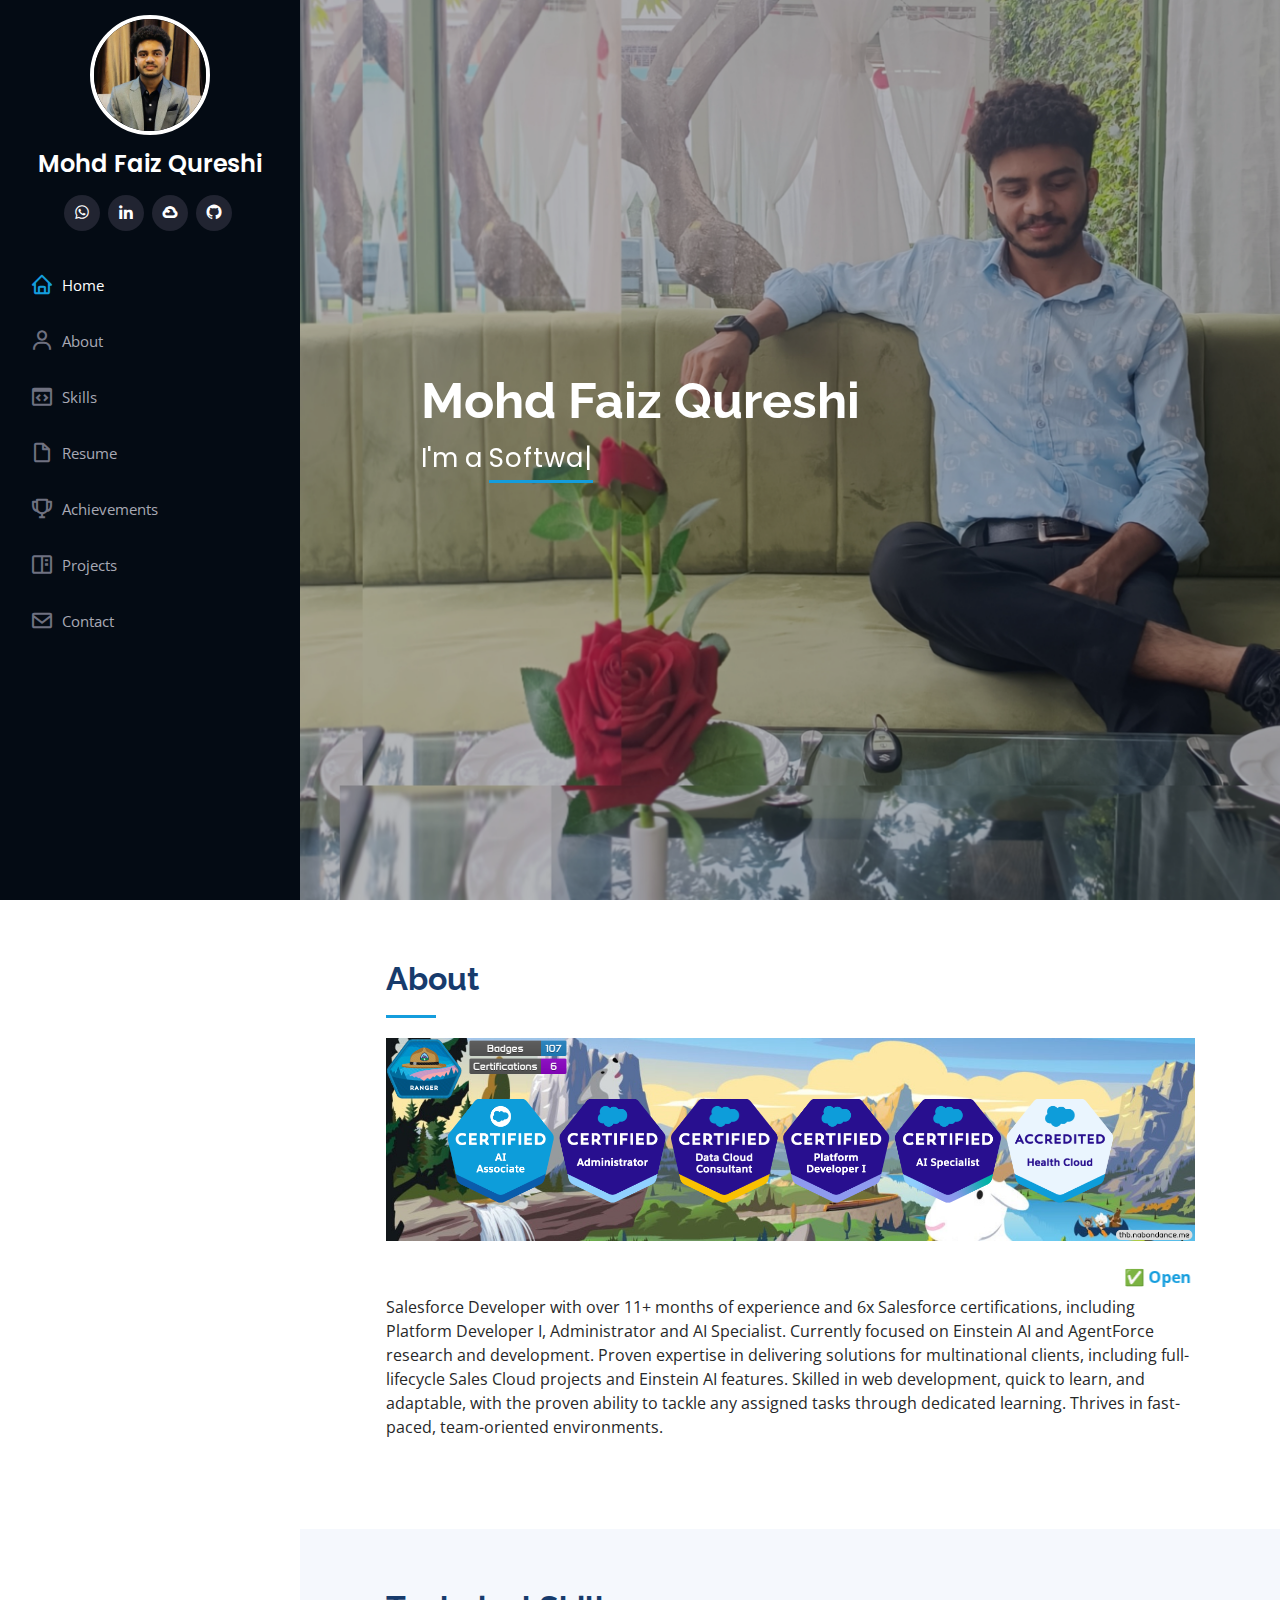
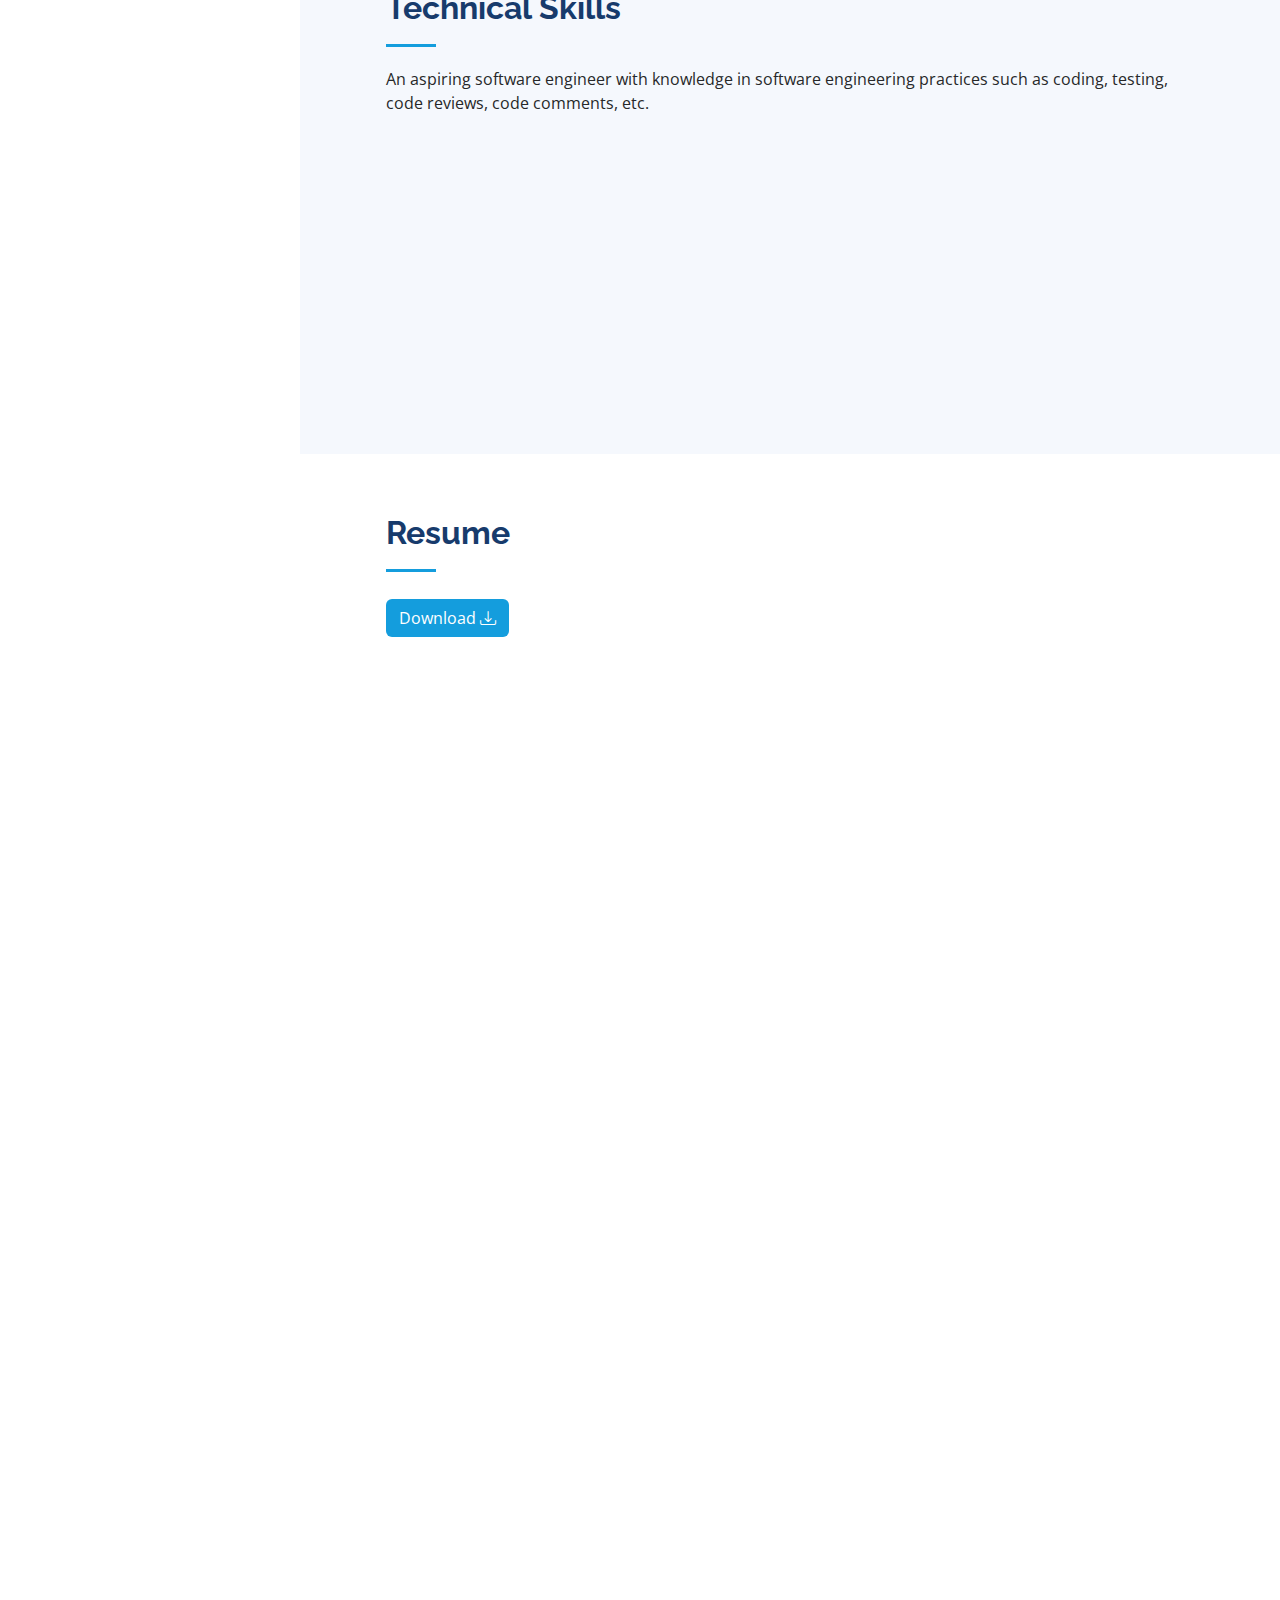
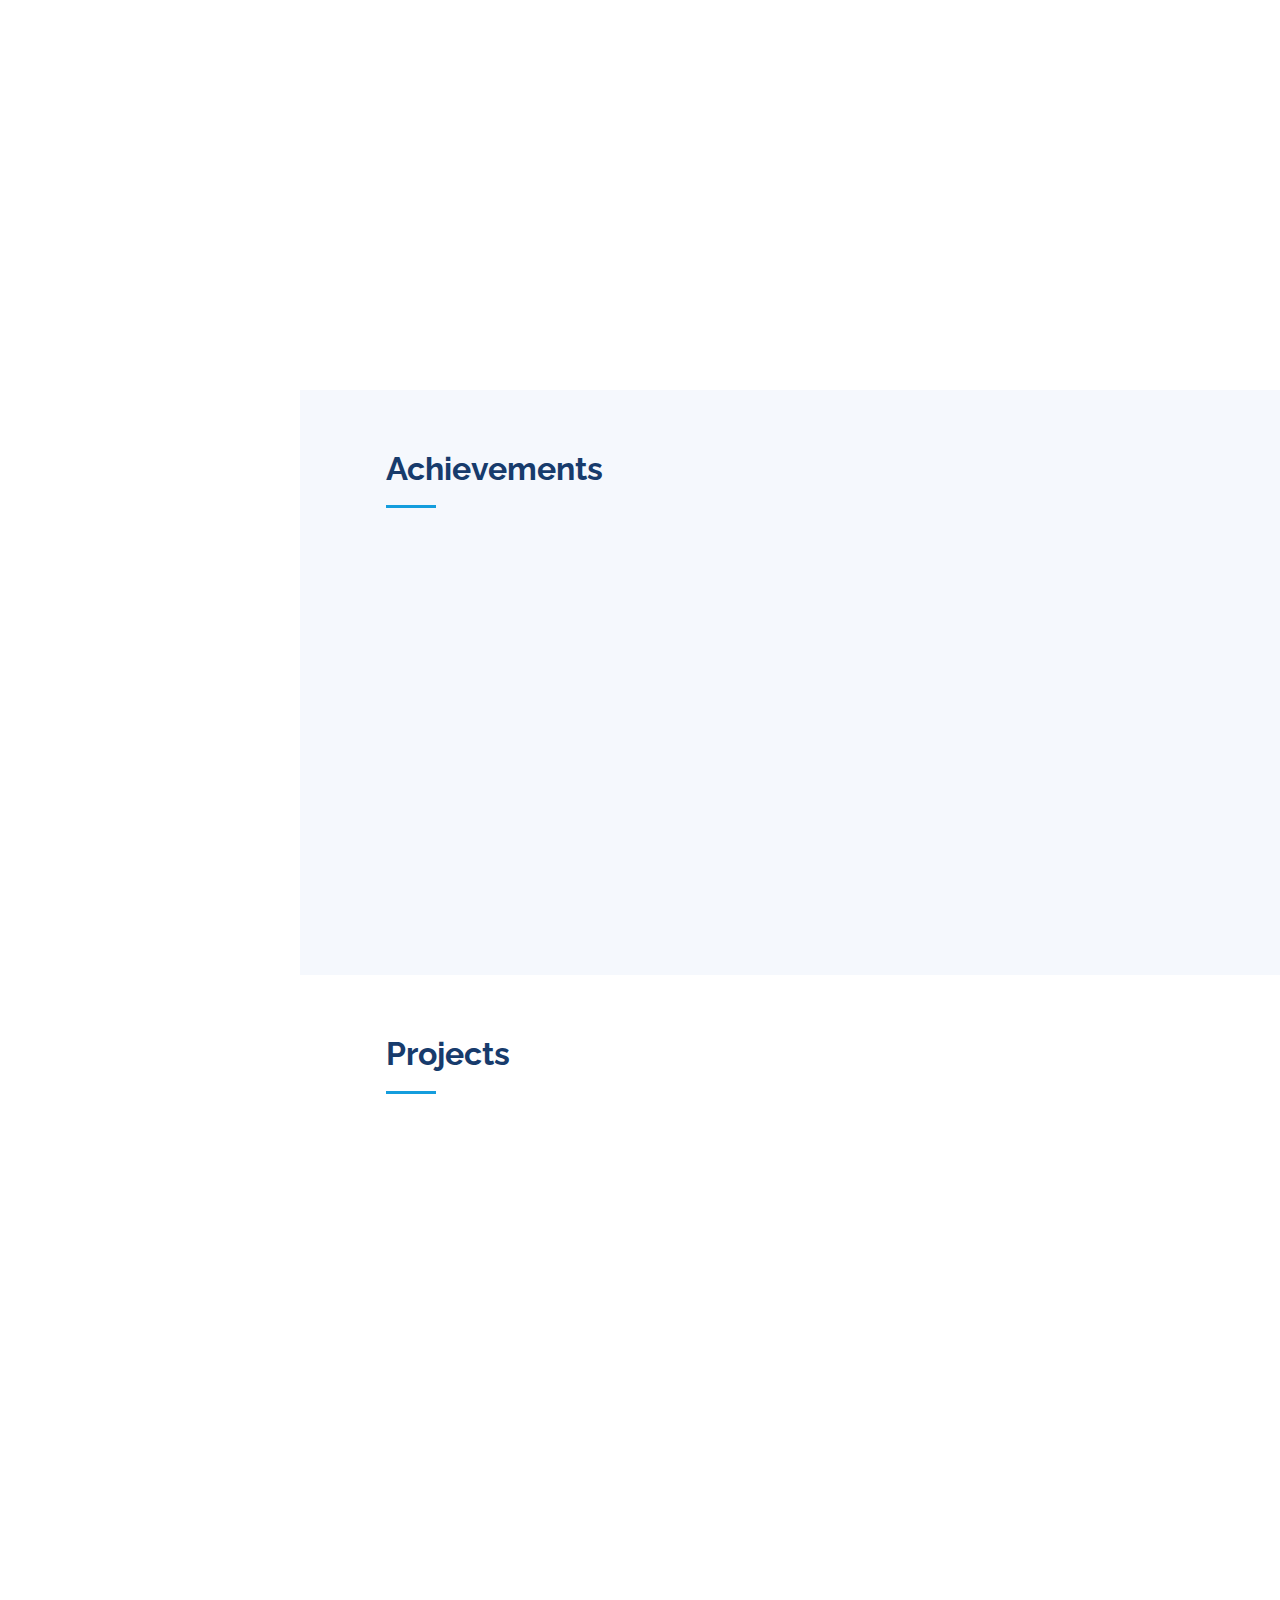
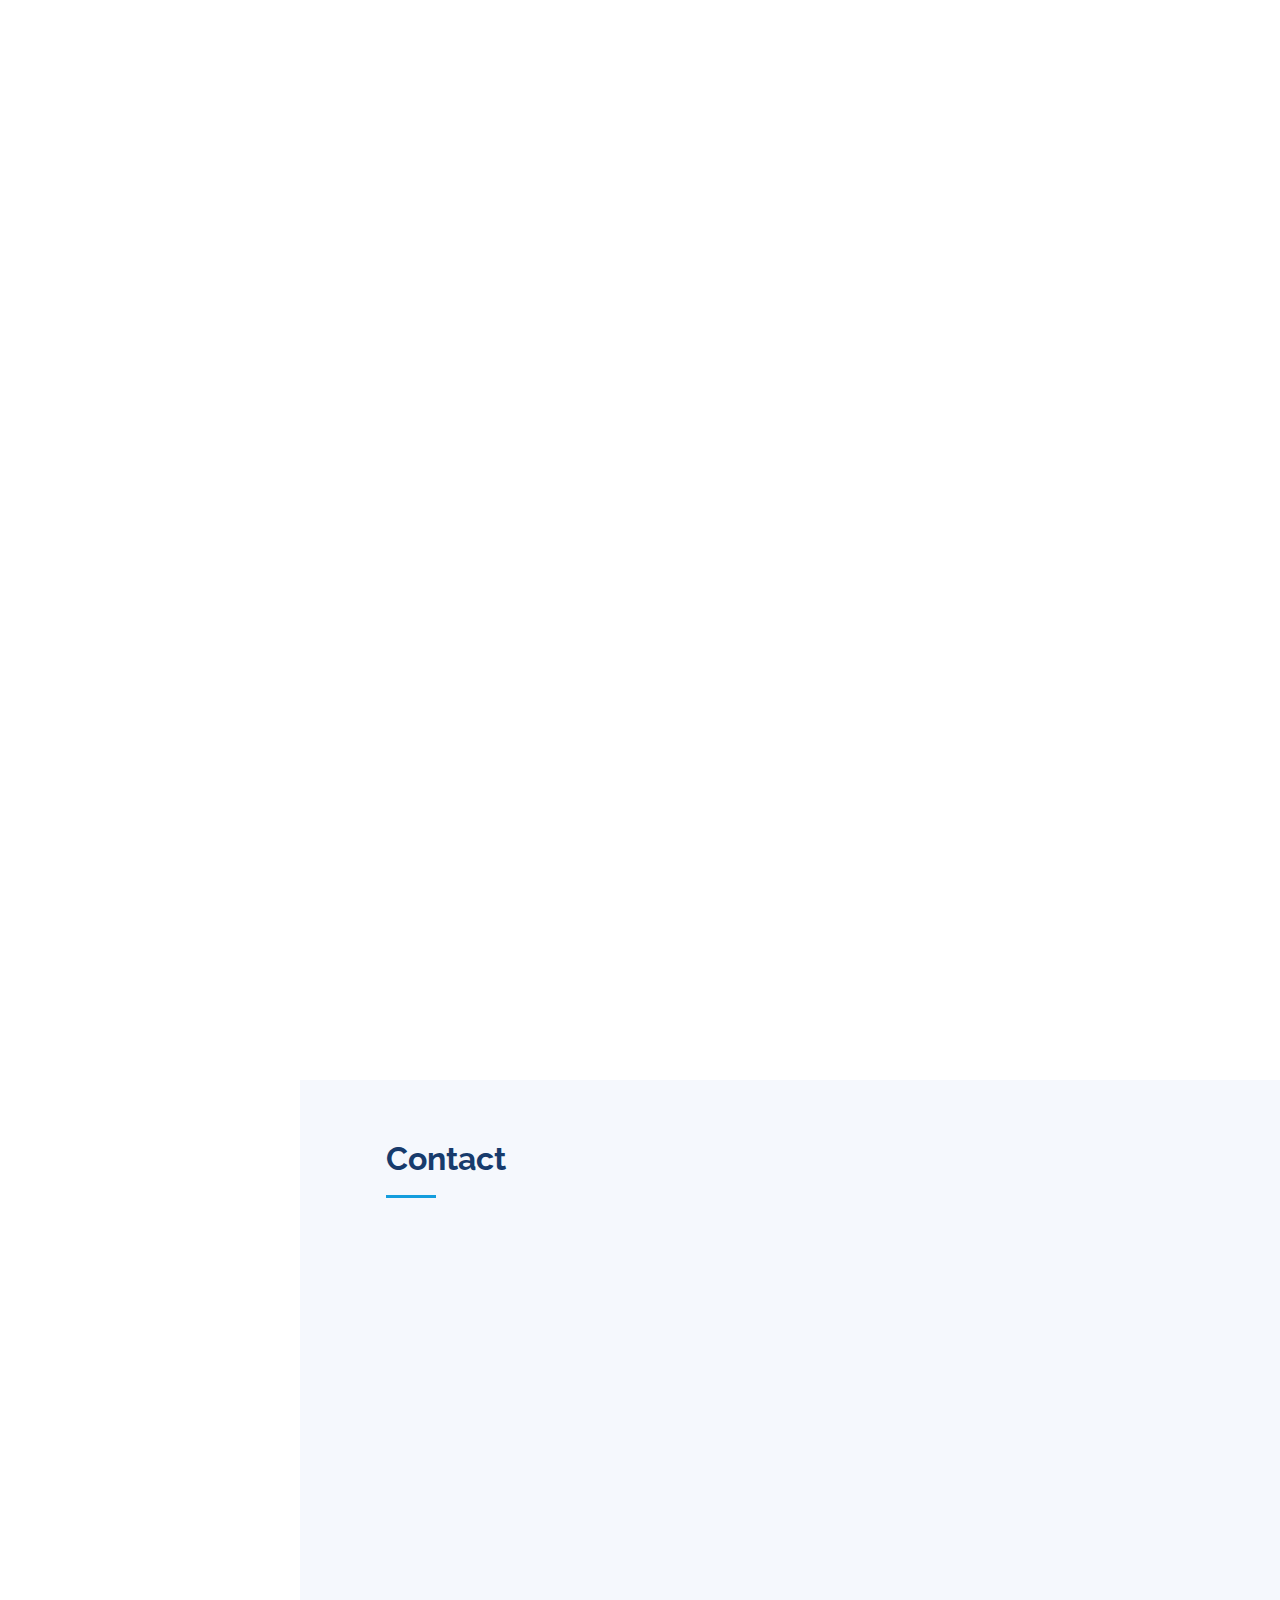
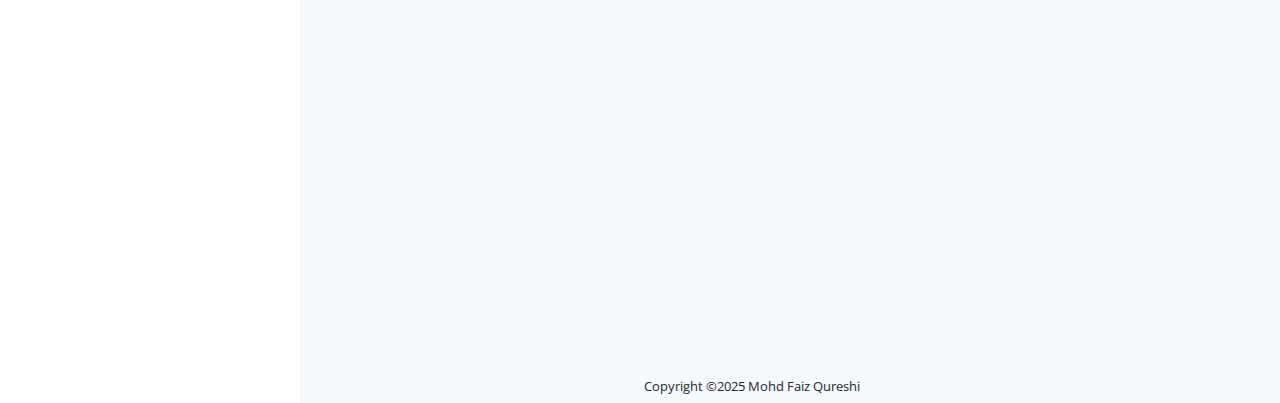
<file: index.html>
<!DOCTYPE html>
<html lang="en">

<head>
  <meta charset="utf-8" />
  <meta content="width=device-width, initial-scale=1.0" name="viewport" />

  <title>Mohd Faiz Qureshi</title>
  <meta content="" name="description" />
  <meta content="" name="keywords" />

  <!-- Favicons -->
  <link href="assets/img/profile-round.png" rel="icon" />
  <link href="assets/img/apple-touch-icon.png" rel="apple-touch-icon" />

  <!-- Google Fonts -->
  <link
    href="https://fonts.googleapis.com/css?family=Open+Sans:300,300i,400,400i,600,600i,700,700i|Raleway:300,300i,400,400i,500,500i,600,600i,700,700i|Poppins:300,300i,400,400i,500,500i,600,600i,700,700i"
    rel="stylesheet" />

  <!-- Vendor CSS Files -->
  <link href="assets/vendor/aos/aos.css" rel="stylesheet" />
  <link href="assets/vendor/bootstrap/css/bootstrap.min.css" rel="stylesheet" />
  <link href="assets/vendor/bootstrap-icons/bootstrap-icons.css" rel="stylesheet" />
  <link href="assets/vendor/boxicons/css/boxicons.min.css" rel="stylesheet" />
  <link href="assets/vendor/glightbox/css/glightbox.min.css" rel="stylesheet" />
  <link href="assets/vendor/swiper/swiper-bundle.min.css" rel="stylesheet" />

  <!-- Template Main CSS File -->
  <link href="assets/css/style.css" rel="stylesheet" />
</head>

<body>
  <!-- ======= Mobile nav toggle button ======= -->
  <i class="bi bi-list mobile-nav-toggle d-xl-none"></i>

  <!-- ======= Header ======= -->
  <header id="header">
    <div class="d-flex flex-column">
      <div class="profile">
        <img src="assets/img/profile-faiz.jpg" alt="" class="img-fluid rounded-circle" />
        <h1 class="text-light"><a href="index.html">Mohd Faiz Qureshi</a></h1>
        <div class="social-links mt-3 text-center">
          <a href="https://wa.me/918954836999?text=Greetings" target="_blank" class="whatsapp">
            <i class="bx bxl-whatsapp"></i></a>
          <a href="https://www.linkedin.com/in/mohdfaizqureshi/" target="_blank" class="linkedin"><i
              class="bx bxl-linkedin"></i></a>
          <a href="https://www.salesforce.com/trailblazer/faiz-qrsh" target="_blank" class="twitter"><i
              class="bx bxl-google-cloud"></i></a>
          <a href="https://github.com/faiz-qrsh" target="_blank" class="github"><i class="bx bxl-github"></i></a>
        </div>
      </div>

      <nav id="navbar" class="nav-menu navbar">
        <ul>
          <li>
            <a href="#hero" class="nav-link scrollto active"><i class="bx bx-home"></i> <span>Home</span></a>
          </li>
          <li>
            <a href="#about" class="nav-link scrollto"><i class="bx bx-user"></i> <span>About</span></a>
          </li>
          <li>
            <a href="#skills" class="nav-link scrollto"><i class="bx bx-code-block"></i> <span>Skills</span></a>
          </li>
          <li>
            <a href="#resume" class="nav-link scrollto"><i class="bx bx-file-blank"></i> <span>Resume</span></a>
          </li>
          <li>
            <a href="#achievement" class="nav-link scrollto"><i class="bx bx-trophy"></i> <span>Achievements</span></a>
          </li>
          <li>
            <a href="#portfolio" class="nav-link scrollto"><i class="bx bx-book-content"></i> <span>Projects</span></a>
          </li>
          <li>
            <a href="#contact" class="nav-link scrollto"><i class="bx bx-envelope"></i> <span>Contact</span></a>
          </li>
        </ul>
      </nav>
      <!-- .nav-menu -->
    </div>
  </header>
  <!-- End Header -->

  <section id="hero" class="d-flex flex-column justify-content-center align-items-center">
    <div class="hero-container" data-aos="fade-in">
      <h1>Mohd Faiz Qureshi</h1>
      <p>
        I'm a
        <span class="typed"
          data-typed-items="Software Engineer, Salesforce Developer, Web Developer, Android Developer"></span>
      </p>
    </div>
  </section>

  <main id="main">
    <!-- ======= About Section ======= -->
    <section id="about" class="about">
      <div class="container">
        <div class="section-title">
          <h2>About</h2>
          <img src="assets/img/trailhead-banner-faiz-qrsh.png" alt="Certificates" width="100%" srcset="" /><br /><br />
          <marquee style="color: #149ddd"><b>✅ Open to freelance opportunities in web development and
              Salesforce development.</b></marquee>
          <p>
            Salesforce Developer with over 11+ months of experience and 6x
            Salesforce certifications, including Platform Developer I,
            Administrator and AI Specialist. Currently focused on Einstein AI
            and AgentForce research and development. Proven expertise in
            delivering solutions for multinational clients, including
            full-lifecycle Sales Cloud projects and Einstein AI features.
            Skilled in web development, quick to learn, and adaptable, with
            the proven ability to tackle any assigned tasks through dedicated
            learning. Thrives in fast-paced, team-oriented environments.
          </p>
        </div>

        <!-- <div class="row">
           <div class="col-lg-4" data-aos="fade-right">
            <img src="assets/img/profile-faiz.jpg" class="img-fluid" alt="">
          </div> 
          <div class="content" data-aos="fade-left">
            <h3>Software Engineer</h3>
            <p class="fst-italic"></p>
            <div class="row">
              <div class="col-lg-6">
                <ul>
                  <li><i class="bi bi-chevron-right"></i> <strong>Birthday:</strong> <span>15 September 2002</span></li>
                  <li><i class="bi bi-chevron-right"></i> <strong>City:</strong> <span>Bareilly, India-243005</span>
                  </li>
                  <li><i class="bi bi-chevron-right"></i> <strong>Email:</strong>
                    <span>mohammadfaiz9760@gmail.com</span>
                  </li>
                  <li><i class="bi bi-chevron-right"></i> <strong>Age:</strong> <span>22</span></li>
                  <li><i class="bi bi-chevron-right"></i> <strong>Phone:</strong> <span>+91-8954836999</span></li>
                  <li><i class="bi bi-chevron-right"></i> <strong>Degree:</strong> <span>Bachelor of Technology</span>
                  </li>

                </ul>
              </div>
              <div class="col-lg-6">
                <ul>
                </ul>
              </div>
            </div>
             <p>Strong ability to communicate with clients and ability to express ideas clearly and concisely. Memeber of
              <a href="https://www.srms.ac.in">Shri Ram Murti Smarak College of Engineering and Technology</a> App
              Development Cell and currently working on College's Grievance Andoid App.
            </p>
          </div>
        </div> -->
      </div>
    </section>
    <!-- End About Section -->

    <!-- ======= Skills Section ======= -->
    <section id="skills" class="testimonials section-bg">
      <div class="container">
        <div class="section-title">
          <h2>Technical Skills</h2>
          <p>
            An aspiring software engineer with knowledge in software
            engineering practices such as coding, testing, code reviews, code
            comments, etc.
          </p>
        </div>

        <div class="testimonials-slider swiper" data-aos="fade-up" data-aos-delay="100">
          <div class="swiper-wrapper">
            <div class="swiper-slide">
              <div class="testimonial-item" data-aos="fade-up" data-aos-delay="200">
                <img src="assets/img/skills/salesforce.png" class="testimonial-img" alt="" />
                <h3>Salesforce</h3>
                <h4>Proficient</h4>
              </div>
            </div>

            <div class="swiper-slide">
              <div class="testimonial-item" data-aos="fade-up">
                <img src="assets/img/skills/java.png" class="testimonial-img" alt="" />
                <h3>Java</h3>
                <h4>Proficient</h4>
              </div>
            </div>

            <div class="swiper-slide">
              <div class="testimonial-item" data-aos="fade-up" data-aos-delay="300">
                <img src="assets/img/skills/python.png" class="testimonial-img" alt="" />
                <h3>Python</h3>
                <h4>Intermediate</h4>
              </div>
            </div>

            <div class="swiper-slide">
              <div class="testimonial-item" data-aos="fade-up" data-aos-delay="300">
                <img src="assets/img/skills/js.png" class="testimonial-img" alt="" />
                <h3>JavaScript</h3>
                <h4>Intermediate</h4>
              </div>
            </div>

            <div class="swiper-slide">
              <div class="testimonial-item" data-aos="fade-up" data-aos-delay="100">
                <img src="assets/img/skills/spring.png" class="testimonial-img" alt="" />
                <h3>Spring Framework</h3>
                <h4>Proficient</h4>
              </div>
            </div>

            <div class="swiper-slide">
              <div class="testimonial-item" data-aos="fade-up" data-aos-delay="200">
                <img src="assets/img/skills/hibernate.png" class="testimonial-img" alt="" />
                <h3>Hibernate</h3>
                <h4>Proficient</h4>
              </div>
            </div>

            <div class="swiper-slide">
              <div class="testimonial-item" data-aos="fade-up" data-aos-delay="200">
                <img src="assets/img/skills/mvc.png" class="testimonial-img" alt="" />
                <h3>MVC Architecture</h3>
                <h4>Proficient</h4>
              </div>
            </div>

            <div class="swiper-slide">
              <div class="testimonial-item" data-aos="fade-up" data-aos-delay="200">
                <img src="assets/img/skills/android-java.jpg" class="testimonial-img" alt="" />
                <h3>Android</h3>
                <h4>Proficient</h4>
              </div>
            </div>

            <div class="swiper-slide">
              <div class="testimonial-item" data-aos="fade-up" data-aos-delay="200">
                <img src="assets/img/skills/html.png" class="testimonial-img" alt="" />
                <h3>HTML</h3>
                <h4>Proficient</h4>
              </div>
            </div>

            <div class="swiper-slide">
              <div class="testimonial-item" data-aos="fade-up" data-aos-delay="200">
                <img src="assets/img/skills/css.jpg" class="testimonial-img" alt="" />
                <h3>CSS</h3>
                <h4>Proficient</h4>
              </div>
            </div>

            <div class="swiper-slide">
              <div class="testimonial-item" data-aos="fade-up" data-aos-delay="200">
                <img src="assets/img/skills/react.png" class="testimonial-img" alt="" />
                <h3>ReactJS</h3>
                <h4>Intermediate</h4>
              </div>
            </div>

            <div class="swiper-slide">
              <div class="testimonial-item" data-aos="fade-up" data-aos-delay="200">
                <img src="assets/img/skills/mysql.png" class="testimonial-img" alt="" />
                <h3>MySQL</h3>
                <h4>Proficient</h4>
              </div>
            </div>

            <div class="swiper-slide">
              <div class="testimonial-item" data-aos="fade-up" data-aos-delay="200">
                <img src="assets/img/skills/firebase.png" class="testimonial-img" alt="" />
                <h3>Firebase</h3>
                <h4>Intermediate</h4>
              </div>
            </div>
          </div>
          <div class="swiper-pagination"></div>
        </div>
      </div>
    </section>
    <!-- End Skills Section -->

    <!-- ======= Resume Section ======= -->
    <section id="resume" class="resume">
      <div class="container">
        <div class="section-title">
          <h2>Resume</h2>
          <a class="btn line-btn-dark btn-icon btn-radius" href="Mohd_Faiz_Qureshi_Resume.pdf" title="" download><button
              type="button" class="btn" id="downloadBtn">
              Download <i class="bi bi-download"></i></button></a>
        </div>

        <div class="row">
          <div class="col-lg-6" data-aos="fade-up">
            <!-- <h3 class="resume-title">Sumary</h3>
            <div class="resume-item pb-0">
              <h4>Mohd Faiz Qureshi</h4>
              <p><em>Committed and goal-oriented Computer Science graduate looking to pursue a career in the Software
                  Engineering domain. Have a deep interest in Development and Strong ability to execute full SDLC
                  (Software Development Life Cycle).</em></p>
              <ul>
                <li>Bareilly, India-243005</li>
                <li>+91-8954836999</li>
                <li>mohammadfaiz9760@gmail.com</li>
              </ul>
            </div> -->

            <h3 class="resume-title">Education</h3>
            <div class="resume-item">
              <h4>B.Tech (Computer Science)</h4>
              <h5>Nov 2020 - Jul 2024</h5>
              <p>
                <em>Shri Ram Murti Smarak College Of Engineering and
                  technology, Bareilly.</em>
              </p>
              <p>CGPA: 8.03/10</p>
            </div>
            <div class="resume-item">
              <h4>Intermediate</h4>
              <h5>2019 - 2020</h5>
              <p><em>Girish Prasad Memorial College, Bareilly.</em></p>
              <p>Aggregate: 81.40%</p>
            </div>
            <h3 class="resume-title">Work Experience</h3>

            <div class="resume-item">
              <h4>Associate Software Engineer</h4>
              <h5>Aug 2024 - Present</h5>
              <p><em> Techila Global Services</em></p>
              <p>
                Developed and optimized Salesforce solutions for 4+
                multinational clients.
              </p>
              <p>
                Advancing Einstein AI research and development to enhance
                Salesforce capabilities, aiming to facilitate 25% faster deal
                closures, deliver personalized customer service, and richer
                customer insights for precise targeting.
              </p>
              <p>
                Automated 5+ sales processes with APEX triggers, created 4
                REST API classes for Tally integration, and wrote test classes
                achieving 75%+ code coverage for deployment.
              </p>
              <p>
                <em>Skills: Sales Cloud, Service Cloud, LWC, Visualforce, APEX,
                  Flows, Integration, Postman, Einstein AI</em>
              </p>
            </div>

            <div class="resume-item">
              <h4>Salesforce Developer Intern</h4>
              <h5>Mar 2024 - Jul 2024</h5>
              <p><em> Techila Global Services - Internship</em></p>
              <p>
                Developed 6+ LWC components for business automation, boosting
                operational efficiency.
              </p>
              <p>
                Implemented 3+ approval processes, drafted Web-to-Lead form,
                and established 2+ custom matching rules.
              </p>
            </div>
          </div>
          <div class="col-lg-6" data-aos="fade-up" data-aos-delay="100">
            <br />
            <br /><br />

            <div class="resume-item">
              <h4>Advance Java Trainee</h4>
              <h5>July 2023 - August 2023</h5>
              <p><em>CETPA Infotech Pvt. Ltd. - Training</em></p>
              <p>
                Led and integrated JSP-based web projects, achieving 20%
                faster page loads and an enhanced user experience.
              </p>
              <p>
                Gained extensive knowledge of Servlets, including their 3 life
                cycle methods, and handling of user input
              </p>
              <p>
                Acquired skills in using the Collection Frameworks to build
                efficient and maintainable applications.
              </p>
              <p><em>Skills: Java, J2EE, JSP, HTML, CSS, JavaScript</em></p>
            </div>

            <div class="resume-item">
              <h4>Android Developer</h4>
              <h5>June 2023 - Present</h5>
              <p><em>CodeClause - Internship</em></p>
              <p>
                Learned about FFmpeg library and developed an app for Extract
                Audio from Video
              </p>
              <p>
                Worked on various other projects and this allowed me to
                develop a deep understanding of the language and its
                applications.
              </p>
              <p>
                Received a Recommendation letter for adept conduct and earned
                souvenirs as a token of appreciation
              </p>
              <p><em>Skills: XML, Android Java, FFMPEG library</em></p>
            </div>
            <div class="resume-item">
              <h4>Mobile Application Developer</h4>
              <h5>May 2023 - June 2023</h5>
              <p><em>The Sparks Foundation - Internship</em></p>
              <p>
                Developed the Basic Banking App that functions to perform
                transactions between users.
              </p>
              <p>
                Leveraging the database management concepts I learned during
                my 3rd year of college, I successfully built a functional
                database for the same.
              </p>
              <p><em>Skills: XML, Android Java, SQLite</em></p>
            </div>
          </div>
        </div>
      </div>
    </section>
    <!-- End Resume Section -->

    <!-- ======= Achievements Section ======= -->
    <section id="achievement" class="testimonials section-bg">
      <div class="container">
        <div class="section-title">
          <h2>Achievements</h2>
        </div>

        <div class="achievement-slider swiper" data-aos="fade-up" data-aos-delay="100">
          <div class="swiper-wrapper">
            <div class="swiper-slide">
              <div class="achievement-item" data-aos="fade-up" data-aos-delay="200">
                <img src="assets/img/achievements/EmergingInnovator2024.jpg" class="achievement-img" alt="" />
                <h3>Emerging Innovator 2024</h3>
                <h4>Techila Global Services</h4>
              </div>
            </div>

            <div class="swiper-slide">
              <div class="achievement-item" data-aos="fade-up">
                <img src="assets/img/achievements/Employee Of The Month Dec-2024.jpg" class="achievement-img" alt="" />
                <h3>Employee of the Month - Dec'24</h3>
                <h4>Techila Global Services</h4>
              </div>
            </div>

            <div class="swiper-slide">
              <div class="achievement-item" data-aos="fade-up" data-aos-delay="300">
                <img src="assets/img/achievements//CertificationOfHonor.jpg" class="achievement-img" alt="" />
                <h3>Certificate of Honor</h3>
                <h4>CETPA Infotech Pvt. Ltd.</h4>
              </div>
            </div>

            <div class="swiper-slide">
              <div class="achievement-item" data-aos="fade-up" data-aos-delay="300">
                <img src="assets/img/achievements/RecommendationLetter.jpeg" class="achievement-img" alt="" />
                <h3>Recommendation Letter</h3>
                <h4>CodeClause Pvt. Ltd.</h4>
              </div>
            </div>

            <div class="swiper-slide">
              <div class="achievement-item" data-aos="fade-up" data-aos-delay="300">
                <img src="assets/img/achievements/grievanceApp.jpeg" class="achievement-img" alt="" />
                <h3>Developed College Grievance App</h3>
                <h4>Shri Ram Murti Smarak College of Engineering & Technology</h4>
              </div>
            </div>

          </div>
          <div class="swiper-pagination"></div>
        </div>
      </div>
    </section>
    <!-- End Skills Section -->

    <!-- ======= Projects Section ======= -->
    <section id="portfolio" class="portfolio">
      <div class="container">
        <div class="section-title">
          <h2>Projects</h2>
        </div>

        <div class="row" data-aos="fade-up">
          <div class="col-lg-12 d-flex justify-content-center">
            <ul id="portfolio-flters">
              <li data-filter="*" class="filter-active">All</li>
              <li data-filter=".filter-sf">Salesforce</li>
              <li data-filter=".filter-web">Web</li>
              <li data-filter=".filter-app">App</li>
            </ul>
          </div>
        </div>

        <div class="row portfolio-container" data-aos="fade-up" data-aos-delay="100">
          <div class="col-lg-4 col-md-6 portfolio-item filter-sf">
            <a href="portfolio-details.html?id=14" title="More Details">
              <div class="portfolio-wrap">
                <img src="assets/img/portfolio/Sonarys.png" class="img-fluid" alt="" />
              </div>
            </a>
          </div>

          <div class="col-lg-4 col-md-6 portfolio-item filter-sf">
            <a href="portfolio-details.html?id=15" title="More Details">
              <div class="portfolio-wrap">
                <img src="assets/img/portfolio/ark.png" class="img-fluid" alt="" />
              </div>
            </a>
          </div>

          <div class="col-lg-4 col-md-6 portfolio-item filter-web">
            <a href="portfolio-details.html?id=1" title="More Details">
              <div class="portfolio-wrap">
                <img src="assets/img/portfolio/p1.png" class="img-fluid" alt="" />
              </div>
            </a>
          </div>

          <div class="col-lg-4 col-md-6 portfolio-item filter-web">
            <div class="portfolio-wrap">
              <img src="assets/img/portfolio/p2.png" class="img-fluid" alt="" />
              <div class="portfolio-links">
                <a href="assets/img/portfolio/p2.png" data-gallery="portfolioGallery" class="portfolio-lightbox"
                  title="Online Exam Portal"><i class="bx bx-plus"></i></a>
                <a href="portfolio-details.html?v=2" title="More Details"><i class="bx bx-link"></i></a>
              </div>
            </div>
          </div>

          <div class="col-lg-4 col-md-6 portfolio-item filter-web">
            <div class="portfolio-wrap">
              <img src="assets/img/portfolio/p3.png" class="img-fluid" alt="" />
              <div class="portfolio-links">
                <a href="assets/img/portfolio/p3.png" data-gallery="portfolioGallery" class="portfolio-lightbox"
                  title="Event Management System"><i class="bx bx-plus"></i></a>
                <a href="portfolio-details.html?id=3" title="More Details"><i class="bx bx-link"></i></a>
              </div>
            </div>
          </div>

          <div class="col-lg-4 col-md-6 portfolio-item filter-app">
            <div class="portfolio-wrap">
              <img src="assets/img/portfolio/p4.png" class="img-fluid" alt="" />
              <div class="portfolio-links">
                <a href="assets/img/portfolio/p4.png" data-gallery="portfolioGallery" class="portfolio-lightbox"
                  title="Grievance App"><i class="bx bx-plus"></i></a>
                <a href="portfolio-details.html?id=4" title="More Details"><i class="bx bx-link"></i></a>
              </div>
            </div>
          </div>

          <div class="col-lg-4 col-md-6 portfolio-item filter-app">
            <div class="portfolio-wrap">
              <img src="assets/img/portfolio/p5.png" class="img-fluid" alt="" />
              <div class="portfolio-links">
                <a href="assets/img/portfolio/p5.png" data-gallery="portfolioGallery" class="portfolio-lightbox"
                  title="Audio Extracter"><i class="bx bx-plus"></i></a>
                <a href="portfolio-details.html?id=5" title="More Details"><i class="bx bx-link"></i></a>
              </div>
            </div>
          </div>

          <div class="col-lg-4 col-md-6 portfolio-item filter-app">
            <div class="portfolio-wrap">
              <img src="assets/img/portfolio/p6.png" class="img-fluid" alt="" />
              <div class="portfolio-links">
                <a href="assets/img/portfolio/p6.png" data-gallery="portfolioGallery" class="portfolio-lightbox"
                  title="Whatsapp Clone"><i class="bx bx-plus"></i></a>
                <a href="portfolio-details.html?id=6" title="More Details"><i class="bx bx-link"></i></a>
              </div>
            </div>
          </div>

          <div class="col-lg-4 col-md-6 portfolio-item filter-app">
            <div class="portfolio-wrap">
              <img src="assets/img/portfolio/p7.jpg" class="img-fluid" alt="" />
              <div class="portfolio-links">
                <a href="assets/img/portfolio/p7.jpg" data-gallery="portfolioGallery" class="portfolio-lightbox"
                  title="ChatBot"><i class="bx bx-plus"></i></a>
                <a href="portfolio-details.html?id=7" title="More Details"><i class="bx bx-link"></i></a>
              </div>
            </div>
          </div>

          <div class="col-lg-4 col-md-6 portfolio-item filter-app">
            <div class="portfolio-wrap">
              <img src="assets/img/portfolio/p8.png" class="img-fluid" alt="" />
              <div class="portfolio-links">
                <a href="assets/img/portfolio/p8.png" data-gallery="portfolioGallery" class="portfolio-lightbox"
                  title="Notes App"><i class="bx bx-plus"></i></a>
                <a href="portfolio-details.html?id=8" title="More Details"><i class="bx bx-link"></i></a>
              </div>
            </div>
          </div>

          <div class="col-lg-4 col-md-6 portfolio-item filter-app">
            <div class="portfolio-wrap">
              <img src="assets/img/portfolio/p9.png" class="img-fluid" alt="" />
              <div class="portfolio-links">
                <a href="assets/img/portfolio/p9.png" data-gallery="portfolioGallery" class="portfolio-lightbox"
                  title="Calculator App"><i class="bx bx-plus"></i></a>
                <a href="portfolio-details.html?id=9" title="More Details"><i class="bx bx-link"></i></a>
              </div>
            </div>
          </div>

          <div class="col-lg-4 col-md-6 portfolio-item filter-web">
            <div class="portfolio-wrap">
              <img src="assets/img/portfolio/p10.jpg" class="img-fluid" alt="" />
              <div class="portfolio-links">
                <a href="assets/img/portfolio/p10.jpg" data-gallery="portfolioGallery" class="portfolio-lightbox"
                  title="Simon Game"><i class="bx bx-plus"></i></a>
                <a href="portfolio-details.html?id=10" title="More Details"><i class="bx bx-link"></i></a>
              </div>
            </div>
          </div>

          <div class="col-lg-4 col-md-6 portfolio-item filter-web">
            <div class="portfolio-wrap">
              <img src="assets/img/portfolio/p11.png" class="img-fluid" alt="" />
              <div class="portfolio-links">
                <a href="assets/img/portfolio/p11.png" data-gallery="portfolioGallery" class="portfolio-lightbox"
                  title="Network Security"><i class="bx bx-plus"></i></a>
                <a href="portfolio-details.html?id=11" title="More Details"><i class="bx bx-link"></i></a>
              </div>
            </div>
          </div>

          <div class="col-lg-4 col-md-6 portfolio-item filter-app">
            <div class="portfolio-wrap">
              <img src="assets/img/portfolio/p12.jpg" class="img-fluid" alt="" />
              <div class="portfolio-links">
                <a href="assets/img/portfolio/p12.jpg" data-gallery="portfolioGallery" class="portfolio-lightbox"
                  title="Basic Banking App"><i class="bx bx-plus"></i></a>
                <a href="portfolio-details.html?id=12" title="More Details"><i class="bx bx-link"></i></a>
              </div>
            </div>
          </div>

          <div class="col-lg-4 col-md-6 portfolio-item filter-web">
            <div class="portfolio-wrap">
              <img src="assets/img/portfolio/p13.jpg" class="img-fluid" alt="" />
              <div class="portfolio-links">
                <a href="assets/img/portfolio/p13.jpg" data-gallery="portfolioGallery" class="portfolio-lightbox"
                  title="Time Tracker"><i class="bx bx-plus"></i></a>
                <a href="portfolio-details.html?id=13" title="More Details"><i class="bx bx-link"></i></a>
              </div>
            </div>
          </div>
        </div>
      </div>
    </section>
    <!-- End Projects Section -->

    <!-- ======= Contact Section ======= -->
    <section id="contact" class="contact section-bg">
      <div class="container">
        <div class="section-title">
          <h2>Contact</h2>
        </div>

        <div class="row" data-aos="fade-in">
          <div class="col-lg-5 d-flex align-items-stretch">
            <div class="info">
              <div class="address">
                <i class="bi bi-geo-alt"></i>
                <h4>Location:</h4>
                <p>253, Bagh Brigtaan, Bareilly, India-243005</p>
              </div>

              <div class="email">
                <i class="bi bi-envelope"></i>
                <h4>Email:</h4>
                <p>mohammadfaiz9760@gmail.com</p>
              </div>

              <div class="phone">
                <i class="bi bi-phone"></i>
                <h4>Call:</h4>
                <p>+91-8954836999</p>
              </div>

              <iframe
                src="https://www.google.com/maps/embed?pb=!1m14!1m8!1m3!1d12097.433213460943!2d-74.0062269!3d40.7101282!3m2!1i1024!2i768!4f13.1!3m3!1m2!1s0x0%3A0xb89d1fe6bc499443!2sDowntown+Conference+Center!5e0!3m2!1smk!2sbg!4v1539943755621"
                frameborder="0" style="border: 0; width: 100%; height: 290px" allowfullscreen></iframe>
            </div>
          </div>

          <div class="col-lg-7 mt-5 mt-lg-0 d-flex align-items-stretch">
            <form action="https://formcarry.com/s/8oNotGFVWA" method="POST" role="form" class="contactfaiz">
              <div class="row">
                <div class="form-group col-md-6">
                  <label for="name">Your Name</label>
                  <input type="text" name="name" class="form-control" id="name" required />
                </div>
                <div class="form-group col-md-6">
                  <label for="name">Your Email</label>
                  <input type="email" class="form-control" name="email" id="email" required />
                </div>
              </div>
              <div class="form-group">
                <label for="name">Subject</label>
                <input type="text" class="form-control" name="subject" id="subject" required />
              </div>
              <div class="form-group">
                <label for="name">Message</label>
                <textarea class="form-control" name="message" rows="10" required></textarea>
              </div>
              <div class="my-3">
                <div class="loading">Loading</div>
                <div class="error-message"></div>
                <div class="sent-message">
                  Your message has been sent. Thank you!
                </div>
              </div>
              <div class="text-center">
                <button type="submit">Send Message</button>
              </div>
            </form>
          </div>
        </div>
      </div>
      <p style="
            margin-top: 100px;
            margin-bottom: -124px;
            margin-left: 344px;
            font-size: small;
          ">
        Copyright ©2025 Mohd Faiz Qureshi
      </p>
    </section>
    <!-- End Contact Section -->
    <!-- Agentforce Deployment Test -->
    <script type="text/javascript">
      function initEmbeddedMessaging() {
        try {
          embeddedservice_bootstrap.settings.language = "en_US"; // For example, enter 'en' or 'en-US'

          embeddedservice_bootstrap.init(
            "00DKB000000Jyc9",
            "Portfolio_Deployment",
            "https://orgfarm-1da3180659-dev-ed.develop.my.site.com/ESWPortfolioDeployment1738432878740",
            {
              scrt2URL:
                "https://orgfarm-1da3180659-dev-ed.develop.my.salesforce-scrt.com",
            }
          );
        } catch (err) {
          console.error("Error loading Embedded Messaging: ", err);
        }
      }
    </script>
    <script type="text/javascript"
      src="https://orgfarm-1da3180659-dev-ed.develop.my.site.com/ESWPortfolioDeployment1738432878740/assets/js/bootstrap.min.js"
      onload="initEmbeddedMessaging()"></script>
  </main>
  <!-- End main -->

  <!-- <a href="#" class="back-to-top d-flex align-items-center justify-content-center"><i
      class="bi bi-arrow-up-short"></i></a> -->

  <!-- Vendor JS Files -->
  <script src="assets/vendor/purecounter/purecounter_vanilla.js"></script>
  <script src="assets/vendor/aos/aos.js"></script>
  <script src="assets/vendor/bootstrap/js/bootstrap.bundle.min.js"></script>
  <script src="assets/vendor/glightbox/js/glightbox.min.js"></script>
  <script src="assets/vendor/isotope-layout/isotope.pkgd.min.js"></script>
  <script src="assets/vendor/swiper/swiper-bundle.min.js"></script>
  <script src="assets/vendor/typed.js/typed.min.js"></script>
  <script src="assets/vendor/waypoints/noframework.waypoints.js"></script>
  <script src="assets/vendor/php-email-form/validate.js"></script>

  <!-- Template Main JS File -->
  <script src="assets/js/main.js"></script>
</body>

</html>
</file>
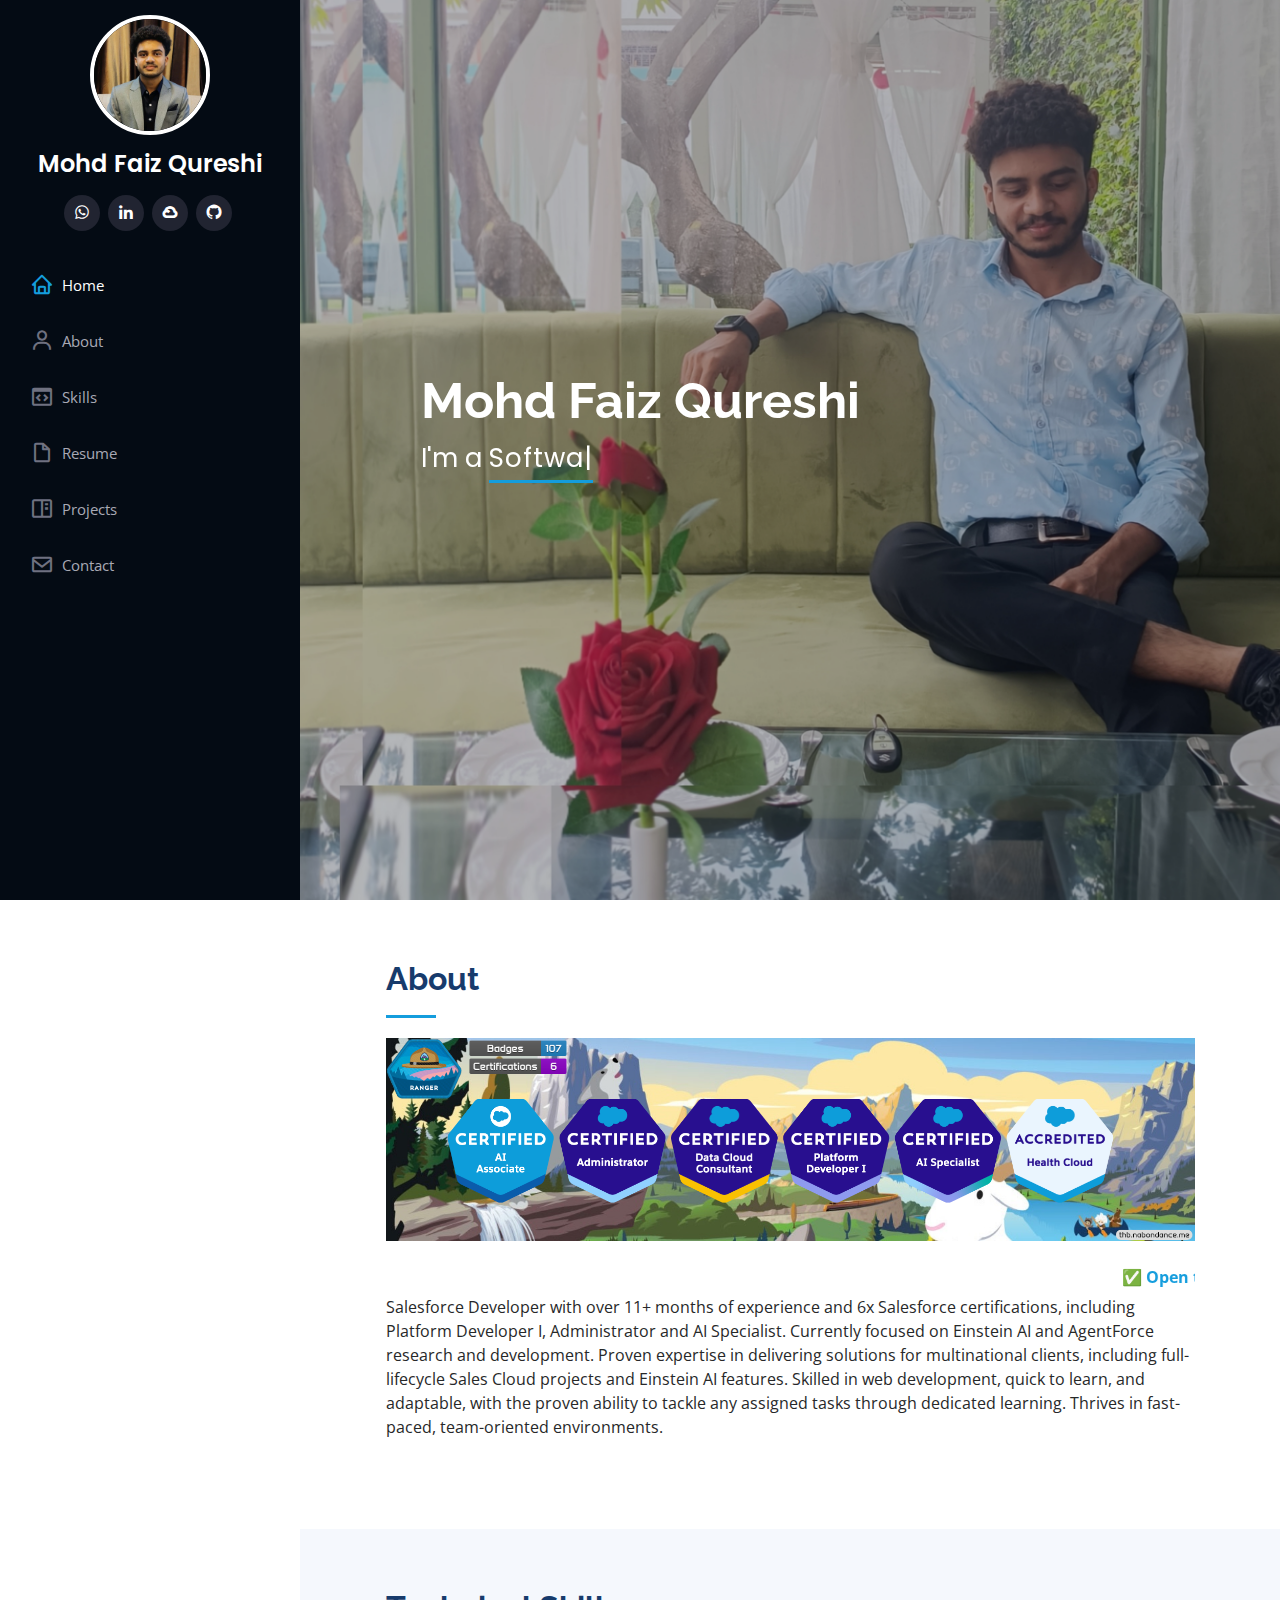
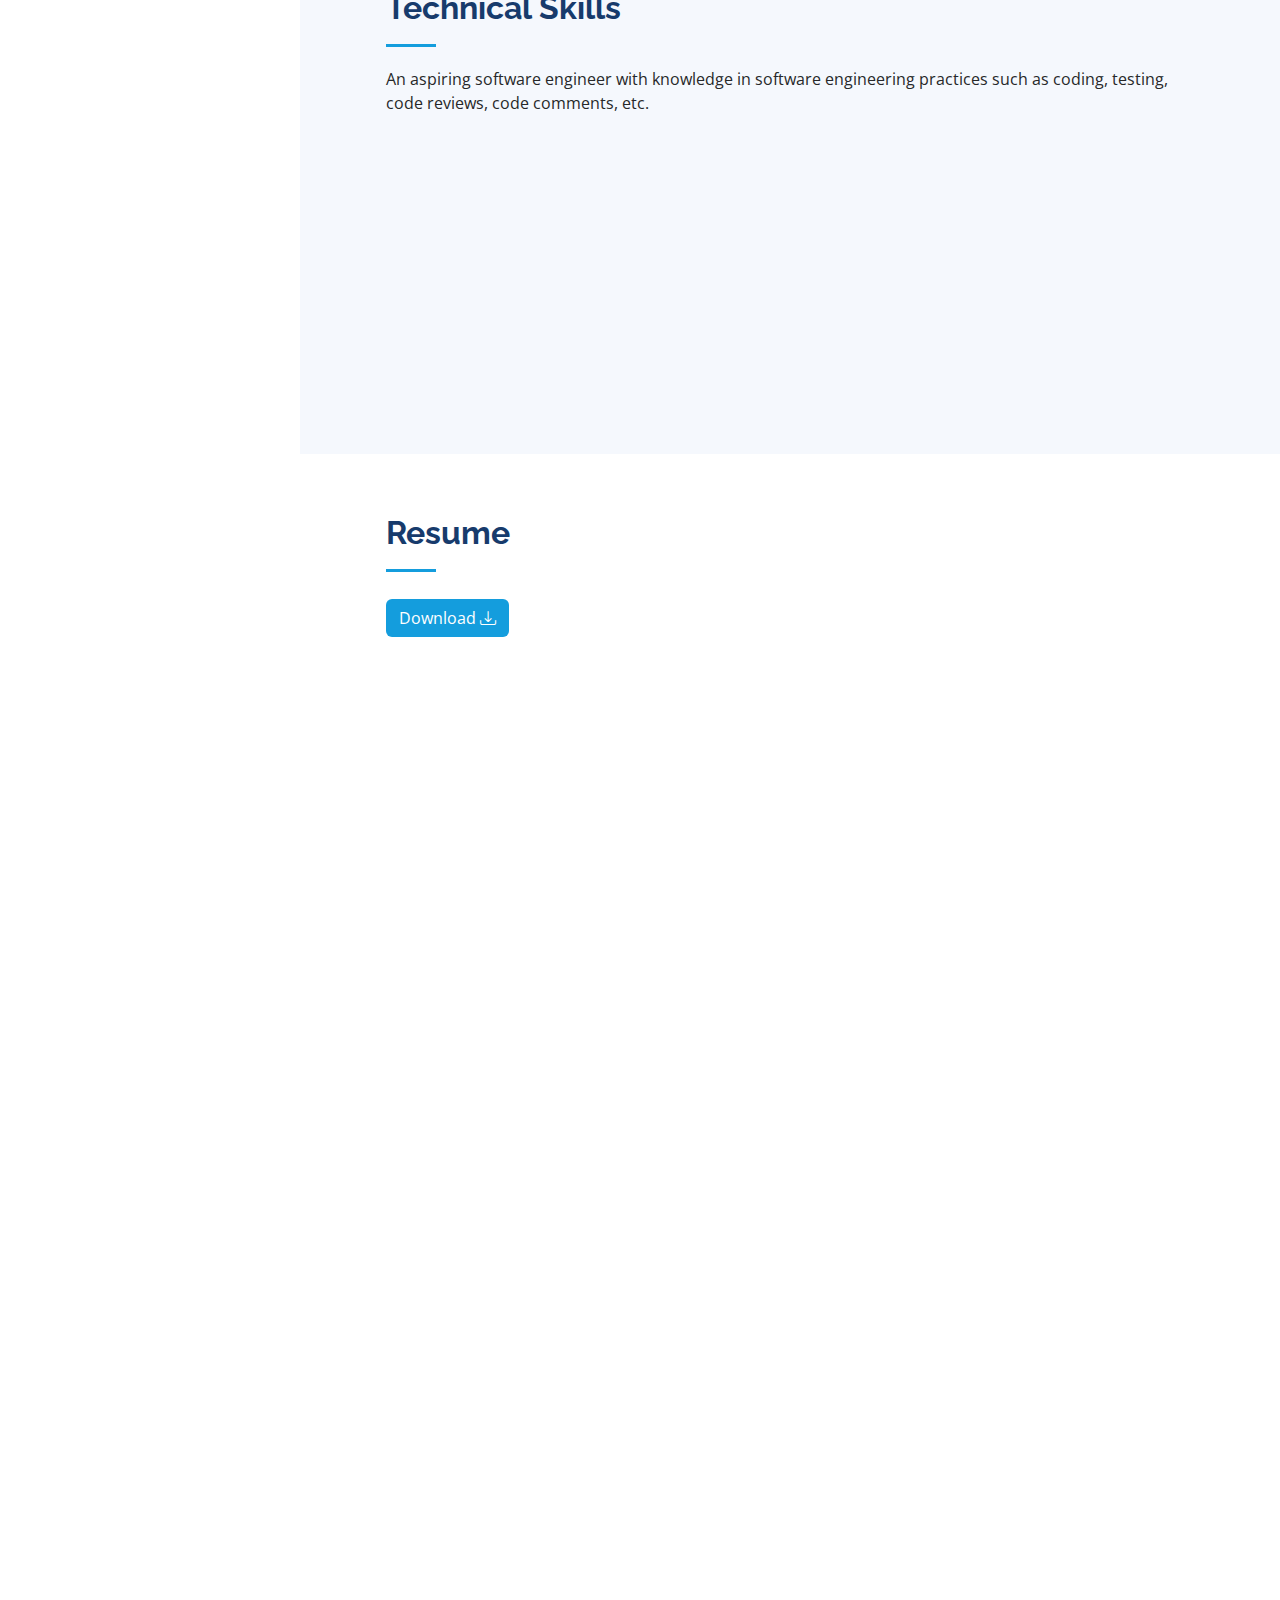
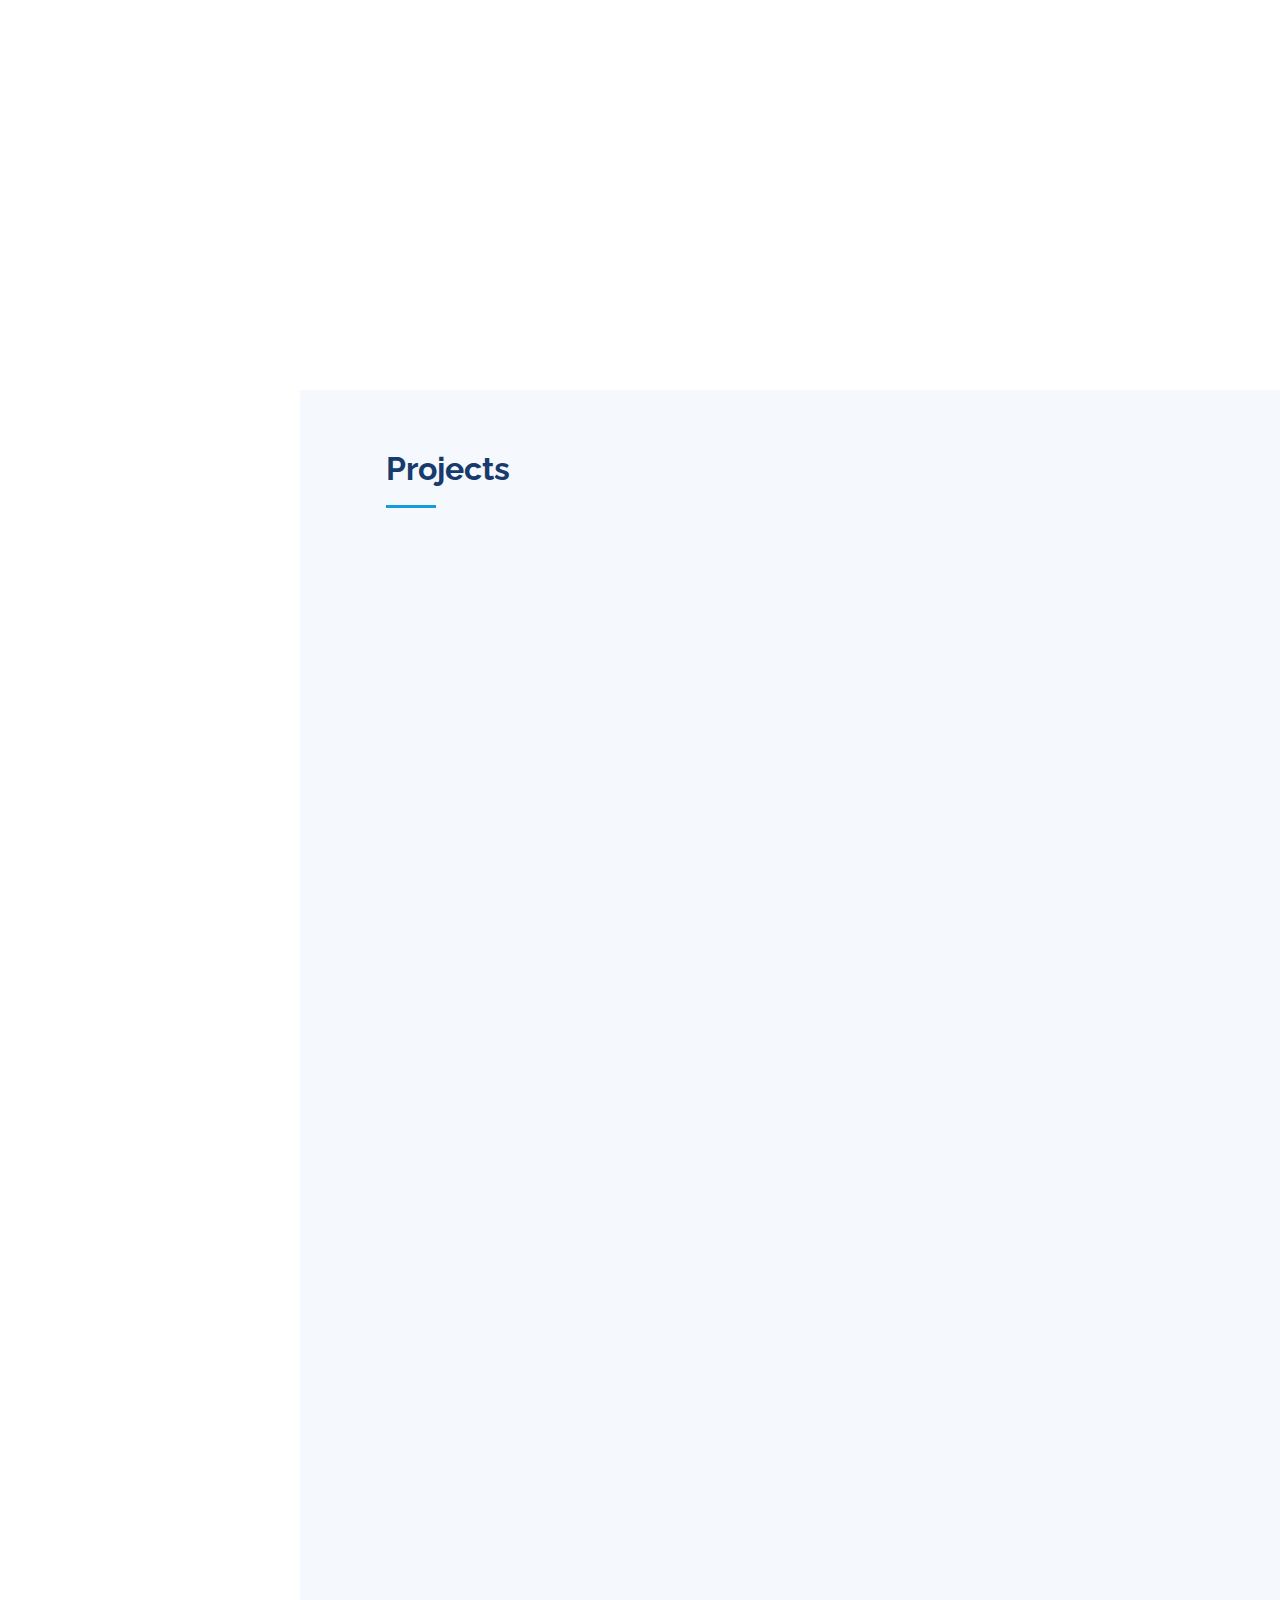
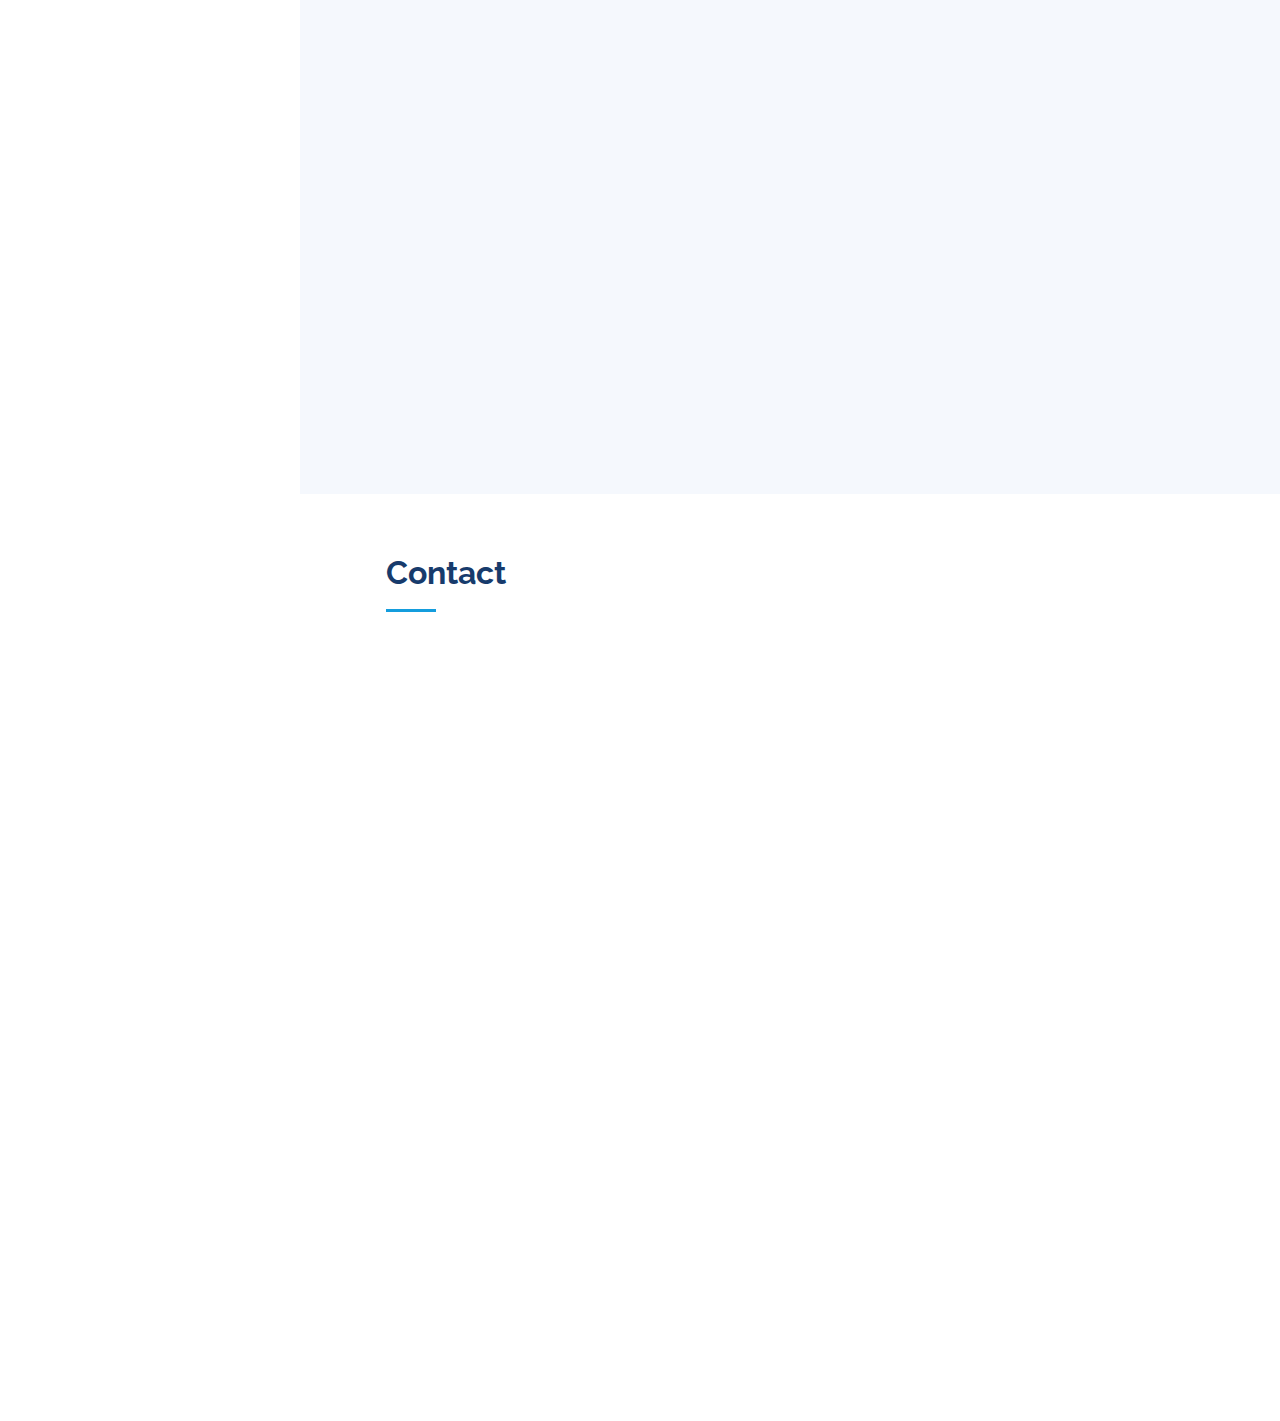
<file: iPortfolio/index.html>
<!DOCTYPE html>
<html lang="en">

<head>
  <meta charset="utf-8">
  <meta content="width=device-width, initial-scale=1.0" name="viewport">

  <title>Mohd Faiz Qureshi</title>
  <meta content="" name="description">
  <meta content="" name="keywords">

  <!-- Favicons -->
  <link href="assets/img/profile-round.png" rel="icon">
  <link href="assets/img/apple-touch-icon.png" rel="apple-touch-icon">

  <!-- Google Fonts -->
  <link
    href="https://fonts.googleapis.com/css?family=Open+Sans:300,300i,400,400i,600,600i,700,700i|Raleway:300,300i,400,400i,500,500i,600,600i,700,700i|Poppins:300,300i,400,400i,500,500i,600,600i,700,700i"
    rel="stylesheet">

  <!-- Vendor CSS Files -->
  <link href="assets/vendor/aos/aos.css" rel="stylesheet">
  <link href="assets/vendor/bootstrap/css/bootstrap.min.css" rel="stylesheet">
  <link href="assets/vendor/bootstrap-icons/bootstrap-icons.css" rel="stylesheet">
  <link href="assets/vendor/boxicons/css/boxicons.min.css" rel="stylesheet">
  <link href="assets/vendor/glightbox/css/glightbox.min.css" rel="stylesheet">
  <link href="assets/vendor/swiper/swiper-bundle.min.css" rel="stylesheet">

  <!-- Template Main CSS File -->
  <link href="assets/css/style.css" rel="stylesheet">

</head>

<body>

  <!-- ======= Mobile nav toggle button ======= -->
  <i class="bi bi-list mobile-nav-toggle d-xl-none"></i>

  <!-- ======= Header ======= -->
  <header id="header">
    <div class="d-flex flex-column">
      <div class="profile">
        <img src="assets/img/profile-faiz.jpg" alt="" class="img-fluid rounded-circle">
        <h1 class="text-light"><a href="index.html">Mohd Faiz Qureshi</a></h1>
        <div class="social-links mt-3 text-center">
          <a href="https://wa.me/918954836999?text=Greetings" target="_blank" class="whatsapp">
            <i class="bx bxl-whatsapp"></i></a>
          <a href="https://www.linkedin.com/in/mohdfaizqureshi/" target="_blank" class="linkedin"><i
              class="bx bxl-linkedin"></i></a>
          <a href="https://www.salesforce.com/trailblazer/faiz-qrsh" target="_blank" class="twitter"><i
              class="bx bxl-google-cloud"></i></a>
          <a href="https://github.com/faiz-qrsh" target="_blank" class="github"><i class="bx bxl-github"></i></a>

        </div>
      </div>

      <nav id="navbar" class="nav-menu navbar">
        <ul>
          <li><a href="#hero" class="nav-link scrollto active"><i class="bx bx-home"></i> <span>Home</span></a></li>
          <li><a href="#about" class="nav-link scrollto"><i class="bx bx-user"></i> <span>About</span></a></li>
          <li><a href="#skills" class="nav-link scrollto"><i class="bx bx-code-block"></i> <span>Skills</span></a></li>
          <li><a href="#resume" class="nav-link scrollto"><i class="bx bx-file-blank"></i> <span>Resume</span></a></li>
          <li><a href="#portfolio" class="nav-link scrollto"><i class="bx bx-book-content"></i>
              <span>Projects</span></a></li>
          <li><a href="#contact" class="nav-link scrollto"><i class="bx bx-envelope"></i> <span>Contact</span></a></li>
        </ul>
      </nav><!-- .nav-menu -->
    </div>
  </header><!-- End Header -->

  <section id="hero" class="d-flex flex-column justify-content-center align-items-center">
    <div class="hero-container" data-aos="fade-in">
      <h1>Mohd Faiz Qureshi</h1>
      <p>I'm a <span class="typed"
          data-typed-items="Software Engineer, Salesforce Developer, Web Developer, Android Developer"></span></p>
    </div>
  </section>

  <main id="main">

    <!-- ======= About Section ======= -->
    <section id="about" class="about">
      <div class="container">

        <div class="section-title">
          <h2>About</h2>
          <img src="assets/img/trailhead-banner-faiz-qrsh.png" alt="Certificates" width="100%" srcset=""><br><br>
          <marquee style="color: #149DDD;"><b>✅ Open to freelance opportunities in web development and Salesforce
              development.</b></marquee>
          <p>
            Salesforce Developer with over 11+ months of experience and 6x Salesforce certifications,
             including Platform Developer I, Administrator and AI Specialist. Currently focused on Einstein AI and AgentForce research and development.
              Proven expertise in delivering solutions for multinational clients, including full-lifecycle Sales Cloud projects and Einstein AI features.
               Skilled in web development, quick to learn, and adaptable,
              with the proven ability to tackle any assigned tasks through dedicated learning. Thrives in fast-paced, team-oriented environments.
          </p>
          
        </div>

        <!-- <div class="row">
           <div class="col-lg-4" data-aos="fade-right">
            <img src="assets/img/profile-faiz.jpg" class="img-fluid" alt="">
          </div> 
          <div class="content" data-aos="fade-left">
            <h3>Software Engineer</h3>
            <p class="fst-italic"></p>
            <div class="row">
              <div class="col-lg-6">
                <ul>
                  <li><i class="bi bi-chevron-right"></i> <strong>Birthday:</strong> <span>15 September 2002</span></li>
                  <li><i class="bi bi-chevron-right"></i> <strong>City:</strong> <span>Bareilly, India-243005</span>
                  </li>
                  <li><i class="bi bi-chevron-right"></i> <strong>Email:</strong>
                    <span>mohammadfaiz9760@gmail.com</span>
                  </li>
                  <li><i class="bi bi-chevron-right"></i> <strong>Age:</strong> <span>22</span></li>
                  <li><i class="bi bi-chevron-right"></i> <strong>Phone:</strong> <span>+91-8954836999</span></li>
                  <li><i class="bi bi-chevron-right"></i> <strong>Degree:</strong> <span>Bachelor of Technology</span>
                  </li>

                </ul>
              </div>
              <div class="col-lg-6">
                <ul>
                </ul>
              </div>
            </div>
             <p>Strong ability to communicate with clients and ability to express ideas clearly and concisely. Memeber of
              <a href="https://www.srms.ac.in">Shri Ram Murti Smarak College of Engineering and Technology</a> App
              Development Cell and currently working on College's Grievance Andoid App.
            </p>
          </div>
        </div> -->

      </div>
    </section><!-- End About Section -->

    <!-- ======= Skills Section ======= -->
    <section id="skills" class="testimonials section-bg">
      <div class="container">

        <div class="section-title">
          <h2>Technical Skills</h2>
          <p>An aspiring software engineer with knowledge in software engineering practices such as coding, testing,
            code reviews, code comments, etc.</p>
        </div>

        <div class="testimonials-slider swiper" data-aos="fade-up" data-aos-delay="100">
          <div class="swiper-wrapper">

            <div class="swiper-slide">
              <div class="testimonial-item" data-aos="fade-up" data-aos-delay="200">
                <img src="assets/img/skills/salesforce.png" class="testimonial-img" alt="">
                <h3>Salesforce</h3>
                <h4>Proficient</h4>
              </div>
            </div>

            <div class="swiper-slide">
              <div class="testimonial-item" data-aos="fade-up">
                <img src="assets/img/skills/java.png" class="testimonial-img" alt="">
                <h3>Java</h3>
                <h4>Proficient</h4>
              </div>
            </div>

            <div class="swiper-slide">
              <div class="testimonial-item" data-aos="fade-up" data-aos-delay="300">
                <img src="assets/img/skills/python.png" class="testimonial-img" alt="">
                <h3>Python</h3>
                <h4>Intermediate</h4>
              </div>
            </div>

            <div class="swiper-slide">
              <div class="testimonial-item" data-aos="fade-up" data-aos-delay="300">
                <img src="assets/img/skills/js.png" class="testimonial-img" alt="">
                <h3>JavaScript</h3>
                <h4>Intermediate</h4>
              </div>
            </div>

            <div class="swiper-slide">
              <div class="testimonial-item" data-aos="fade-up" data-aos-delay="100">
                <img src="assets/img/skills/spring.png" class="testimonial-img" alt="">
                <h3>Spring Framework</h3>
                <h4>Proficient</h4>
              </div>
            </div>

            <div class="swiper-slide">
              <div class="testimonial-item" data-aos="fade-up" data-aos-delay="200">
                <img src="assets/img/skills/hibernate.png" class="testimonial-img" alt="">
                <h3>Hibernate</h3>
                <h4>Proficient</h4>
              </div>
            </div>

            <div class="swiper-slide">
              <div class="testimonial-item" data-aos="fade-up" data-aos-delay="200">
                <img src="assets/img/skills/mvc.png" class="testimonial-img" alt="">
                <h3>MVC Architecture</h3>
                <h4>Proficient</h4>
              </div>
            </div>

            <div class="swiper-slide">
              <div class="testimonial-item" data-aos="fade-up" data-aos-delay="200">
                <img src="assets/img/skills/android-java.jpg" class="testimonial-img" alt="">
                <h3>Android</h3>
                <h4>Proficient</h4>
              </div>
            </div>

            <div class="swiper-slide">
              <div class="testimonial-item" data-aos="fade-up" data-aos-delay="200">
                <img src="assets/img/skills/html.png" class="testimonial-img" alt="">
                <h3>HTML</h3>
                <h4>Proficient</h4>
              </div>
            </div>

            <div class="swiper-slide">
              <div class="testimonial-item" data-aos="fade-up" data-aos-delay="200">
                <img src="assets/img/skills/css.jpg" class="testimonial-img" alt="">
                <h3>CSS</h3>
                <h4>Proficient</h4>
              </div>
            </div>

            <div class="swiper-slide">
              <div class="testimonial-item" data-aos="fade-up" data-aos-delay="200">
                <img src="assets/img/skills/react.png" class="testimonial-img" alt="">
                <h3>ReactJS</h3>
                <h4>Intermediate</h4>
              </div>
            </div>

            <div class="swiper-slide">
              <div class="testimonial-item" data-aos="fade-up" data-aos-delay="200">
                <img src="assets/img/skills/mysql.png" class="testimonial-img" alt="">
                <h3>MySQL</h3>
                <h4>Proficient</h4>
              </div>
            </div>

            <div class="swiper-slide">
              <div class="testimonial-item" data-aos="fade-up" data-aos-delay="200">
                <img src="assets/img/skills/firebase.png" class="testimonial-img" alt="">
                <h3>Firebase</h3>
                <h4>Intermediate</h4>
              </div>
            </div>

          </div>
          <div class="swiper-pagination"></div>
        </div>

      </div>
    </section><!-- End Skills Section -->

    <!-- ======= Resume Section ======= -->
    <section id="resume" class="resume">
      <div class="container">
        <div class="section-title">
          <h2>Resume</h2>
          <a class="btn line-btn-dark btn-icon btn-radius" href="Mohd_Faiz_Qureshi_Resume.pdf" title="" download><button
              type="button" class="btn" id="downloadBtn">Download <i class="bi bi-download"></i></button></a>
        </div>

        <div class="row">
          <div class="col-lg-6" data-aos="fade-up">
            <!-- <h3 class="resume-title">Sumary</h3>
            <div class="resume-item pb-0">
              <h4>Mohd Faiz Qureshi</h4>
              <p><em>Committed and goal-oriented Computer Science graduate looking to pursue a career in the Software
                  Engineering domain. Have a deep interest in Development and Strong ability to execute full SDLC
                  (Software Development Life Cycle).</em></p>
              <ul>
                <li>Bareilly, India-243005</li>
                <li>+91-8954836999</li>
                <li>mohammadfaiz9760@gmail.com</li>
              </ul>
            </div> -->

            <h3 class="resume-title">Education</h3>
            <div class="resume-item">
              <h4>B.Tech (Computer Science)</h4>
              <h5>Nov 2020 - Jul 2024</h5>
              <p><em>Shri Ram Murti Smarak College Of Engineering and technology, Bareilly.</em></p>
              <p>CGPA: 8.03/10</p>
            </div>
            <div class="resume-item">
              <h4>Intermediate</h4>
              <h5>2019 - 2020</h5>
              <p><em>Girish Prasad Memorial College, Bareilly.</em></p>
              <p>Aggregate: 81.40%</p>
            </div>
            <h3 class="resume-title">Work Experience</h3>

            <div class="resume-item">
              <h4>Associate Software Engineer</h4>
              <h5>Aug 2024 - Present</h5>
              <p><em> Techila Global Services</em></p>
              <p>Developed and optimized Salesforce solutions for 4+ multinational clients.</p>
              <p>Advancing Einstein AI research and development to enhance Salesforce capabilities, aiming to facilitate
                25%
                faster deal closures, deliver personalized customer service, and richer customer insights for precise
                targeting. </p>
              <p>Automated 5+ sales processes with APEX triggers, created 4 REST API classes for Tally integration, and
                wrote
                test classes achieving 75%+ code coverage for deployment.</p>
              <p><em>Skills: Sales Cloud, Service Cloud, LWC, Visualforce, APEX, Flows, Integration, Postman, Einstein
                  AI</em></p>
            </div>

            <div class="resume-item">
              <h4>Salesforce Developer Intern</h4>
              <h5>Mar 2024 - Jul 2024</h5>
              <p><em> Techila Global Services - Internship</em></p>
              <p>Developed 6+ LWC components for business automation, boosting operational efficiency.</p>
              <p>Implemented 3+ approval processes, drafted Web-to-Lead form, and established 2+ custom matching rules.
              </p>
            </div>
          </div>
          <div class="col-lg-6" data-aos="fade-up" data-aos-delay="100"><br>
            <br><br>

            <div class="resume-item">
              <h4>Advance Java Trainee</h4>
              <h5>July 2023 - August 2023</h5>
              <p><em>CETPA Infotech Pvt. Ltd. - Training</em></p>
              <p>Led and integrated JSP-based web projects, achieving 20% faster page loads and an enhanced user
                experience.</p>
              <p>Gained extensive knowledge of Servlets, including their 3 life cycle methods, and handling of user
                input</p>
              <p>Acquired skills in using the Collection Frameworks to build efficient and maintainable applications.
              </p>
              <p><em>Skills: Java, J2EE, JSP, HTML, CSS, JavaScript</em></p>
            </div>

            <div class="resume-item">
              <h4>Android Developer</h4>
              <h5>June 2023 - Present</h5>
              <p><em>CodeClause - Internship</em></p>
              <p>Learned about FFmpeg library and developed an app for Extract Audio from Video</p>
              <p>Worked on various other projects and this allowed me to develop a deep understanding of the language
                and its applications.</p>
              <p>Received a Recommendation letter for adept conduct and earned souvenirs as a token of appreciation</p>
              <p><em>Skills: XML, Android Java, FFMPEG library</em></p>
            </div>
            <div class="resume-item">
              <h4>Mobile Application Developer</h4>
              <h5>May 2023 - June 2023</h5>
              <p><em>The Sparks Foundation - Internship</em>
              </p>
              <p>Developed the Basic Banking App that functions to perform transactions between users.</p>
              <p>Leveraging the database management concepts I learned during my 3rd year of college, I successfully
                built a functional database for the same.
              </p>
              <p><em>Skills: XML, Android Java, SQLite</em></p>
            </div>
          </div>
        </div>

      </div>
    </section><!-- End Resume Section -->

    <!-- ======= Projects Section ======= -->
    <section id="portfolio" class="portfolio section-bg">
      <div class="container">

        <div class="section-title">
          <h2>Projects</h2>
        </div>

        <div class="row" data-aos="fade-up">
          <div class="col-lg-12 d-flex justify-content-center">
            <ul id="portfolio-flters">
              <li data-filter="*" class="filter-active">All</li>
              <li data-filter=".filter-sf">Salesforce</li>
              <li data-filter=".filter-web">Web</li>
              <li data-filter=".filter-app">App</li>
            </ul>
          </div>
        </div>

        <div class="row portfolio-container" data-aos="fade-up" data-aos-delay="100">

          <div class="col-lg-4 col-md-6 portfolio-item filter-sf">
            <a href="portfolio-details.html?id=14" title="More Details">
              <div class="portfolio-wrap">
                <img src="assets/img/portfolio/Sonarys.png" class="img-fluid" alt="">
              </div>
            </a>
          </div>

          <div class="col-lg-4 col-md-6 portfolio-item filter-sf">
            <a href="portfolio-details.html?id=15" title="More Details">
              <div class="portfolio-wrap">
                <img src="assets/img/portfolio/ark.png" class="img-fluid" alt="">
              </div>
            </a>
          </div>

          <div class="col-lg-4 col-md-6 portfolio-item filter-web">
            <a href="portfolio-details.html?id=1" title="More Details">
            <div class="portfolio-wrap">
              <img src="assets/img/portfolio/p1.png" class="img-fluid" alt="">
            </div>
          </a>
          </div>

          <div class="col-lg-4 col-md-6 portfolio-item filter-web">
            <div class="portfolio-wrap">
              <img src="assets/img/portfolio/p2.png" class="img-fluid" alt="">
              <div class="portfolio-links">
                <a href="assets/img/portfolio/p2.png" data-gallery="portfolioGallery" class="portfolio-lightbox"
                  title="Online Exam Portal"><i class="bx bx-plus"></i></a>
                <a href="portfolio-details.html?v=2" title="More Details"><i class="bx bx-link"></i></a>
              </div>
            </div>
          </div>

          <div class="col-lg-4 col-md-6 portfolio-item filter-web">
            <div class="portfolio-wrap">
              <img src="assets/img/portfolio/p3.png" class="img-fluid" alt="">
              <div class="portfolio-links">
                <a href="assets/img/portfolio/p3.png" data-gallery="portfolioGallery" class="portfolio-lightbox"
                  title="Event Management System"><i class="bx bx-plus"></i></a>
                <a href="portfolio-details.html?id=3" title="More Details"><i class="bx bx-link"></i></a>
              </div>
            </div>
          </div>

          <div class="col-lg-4 col-md-6 portfolio-item filter-app">
            <div class="portfolio-wrap">
              <img src="assets/img/portfolio/p4.png" class="img-fluid" alt="">
              <div class="portfolio-links">
                <a href="assets/img/portfolio/p4.png" data-gallery="portfolioGallery" class="portfolio-lightbox"
                  title="Grievance App"><i class="bx bx-plus"></i></a>
                <a href="portfolio-details.html?id=4" title="More Details"><i class="bx bx-link"></i></a>
              </div>
            </div>
          </div>

          <div class="col-lg-4 col-md-6 portfolio-item filter-app">
            <div class="portfolio-wrap">
              <img src="assets/img/portfolio/p5.png" class="img-fluid" alt="">
              <div class="portfolio-links">
                <a href="assets/img/portfolio/p5.png" data-gallery="portfolioGallery" class="portfolio-lightbox"
                  title="Audio Extracter"><i class="bx bx-plus"></i></a>
                <a href="portfolio-details.html?id=5" title="More Details"><i class="bx bx-link"></i></a>
              </div>
            </div>
          </div>

          <div class="col-lg-4 col-md-6 portfolio-item filter-app">
            <div class="portfolio-wrap">
              <img src="assets/img/portfolio/p6.png" class="img-fluid" alt="">
              <div class="portfolio-links">
                <a href="assets/img/portfolio/p6.png" data-gallery="portfolioGallery" class="portfolio-lightbox"
                  title="Whatsapp Clone"><i class="bx bx-plus"></i></a>
                <a href="portfolio-details.html?id=6" title="More Details"><i class="bx bx-link"></i></a>
              </div>
            </div>
          </div>

          <div class="col-lg-4 col-md-6 portfolio-item filter-app">
            <div class="portfolio-wrap">
              <img src="assets/img/portfolio/p7.jpg" class="img-fluid" alt="">
              <div class="portfolio-links">
                <a href="assets/img/portfolio/p7.jpg" data-gallery="portfolioGallery" class="portfolio-lightbox"
                  title="ChatBot"><i class="bx bx-plus"></i></a>
                <a href="portfolio-details.html?id=7" title="More Details"><i class="bx bx-link"></i></a>
              </div>
            </div>
          </div>

          <div class="col-lg-4 col-md-6 portfolio-item filter-app">
            <div class="portfolio-wrap">
              <img src="assets/img/portfolio/p8.png" class="img-fluid" alt="">
              <div class="portfolio-links">
                <a href="assets/img/portfolio/p8.png" data-gallery="portfolioGallery" class="portfolio-lightbox"
                  title="Notes App"><i class="bx bx-plus"></i></a>
                <a href="portfolio-details.html?id=8" title="More Details"><i class="bx bx-link"></i></a>
              </div>
            </div>
          </div>

          <div class="col-lg-4 col-md-6 portfolio-item filter-app">
            <div class="portfolio-wrap">
              <img src="assets/img/portfolio/p9.png" class="img-fluid" alt="">
              <div class="portfolio-links">
                <a href="assets/img/portfolio/p9.png" data-gallery="portfolioGallery" class="portfolio-lightbox"
                  title="Calculator App"><i class="bx bx-plus"></i></a>
                <a href="portfolio-details.html?id=9" title="More Details"><i class="bx bx-link"></i></a>
              </div>
            </div>
          </div>

          <div class="col-lg-4 col-md-6 portfolio-item filter-web">
            <div class="portfolio-wrap">
              <img src="assets/img/portfolio/p10.jpg" class="img-fluid" alt="">
              <div class="portfolio-links">
                <a href="assets/img/portfolio/p10.jpg" data-gallery="portfolioGallery" class="portfolio-lightbox"
                  title="Simon Game"><i class="bx bx-plus"></i></a>
                <a href="portfolio-details.html?id=10" title="More Details"><i class="bx bx-link"></i></a>
              </div>
            </div>
          </div>

          <div class="col-lg-4 col-md-6 portfolio-item filter-web">
            <div class="portfolio-wrap">
              <img src="assets/img/portfolio/p11.png" class="img-fluid" alt="">
              <div class="portfolio-links">
                <a href="assets/img/portfolio/p11.png" data-gallery="portfolioGallery" class="portfolio-lightbox"
                  title="Network Security"><i class="bx bx-plus"></i></a>
                <a href="portfolio-details.html?id=11" title="More Details"><i class="bx bx-link"></i></a>
              </div>
            </div>
          </div>

          <div class="col-lg-4 col-md-6 portfolio-item filter-app">
            <div class="portfolio-wrap">
              <img src="assets/img/portfolio/p12.jpg" class="img-fluid" alt="">
              <div class="portfolio-links">
                <a href="assets/img/portfolio/p12.jpg" data-gallery="portfolioGallery" class="portfolio-lightbox"
                  title="Basic Banking App"><i class="bx bx-plus"></i></a>
                <a href="portfolio-details.html?id=12" title="More Details"><i class="bx bx-link"></i></a>
              </div>
            </div>
          </div>

          <div class="col-lg-4 col-md-6 portfolio-item filter-web">
            <div class="portfolio-wrap">
              <img src="assets/img/portfolio/p13.jpg" class="img-fluid" alt="">
              <div class="portfolio-links">
                <a href="assets/img/portfolio/p13.jpg" data-gallery="portfolioGallery" class="portfolio-lightbox"
                  title="Time Tracker"><i class="bx bx-plus"></i></a>
                <a href="portfolio-details.html?id=13" title="More Details"><i class="bx bx-link"></i></a>
              </div>
            </div>
          </div>

        </div>
      </div>
    </section><!-- End Projects Section -->

    <!-- ======= Contact Section ======= -->
    <section id="contact" class="contact">
      <div class="container">

        <div class="section-title">
          <h2>Contact</h2>
        </div>

        <div class="row" data-aos="fade-in">

          <div class="col-lg-5 d-flex align-items-stretch">
            <div class="info">
              <div class="address">
                <i class="bi bi-geo-alt"></i>
                <h4>Location:</h4>
                <p>253, Bagh Brigtaan, Bareilly, India-243005</p>
              </div>

              <div class="email">
                <i class="bi bi-envelope"></i>
                <h4>Email:</h4>
                <p>mohammadfaiz9760@gmail.com</p>
              </div>

              <div class="phone">
                <i class="bi bi-phone"></i>
                <h4>Call:</h4>
                <p>+91-8954836999</p>
              </div>

              <iframe
                src="https://www.google.com/maps/embed?pb=!1m14!1m8!1m3!1d12097.433213460943!2d-74.0062269!3d40.7101282!3m2!1i1024!2i768!4f13.1!3m3!1m2!1s0x0%3A0xb89d1fe6bc499443!2sDowntown+Conference+Center!5e0!3m2!1smk!2sbg!4v1539943755621"
                frameborder="0" style="border:0; width: 100%; height: 290px;" allowfullscreen></iframe>
            </div>

          </div>

          <div class="col-lg-7 mt-5 mt-lg-0 d-flex align-items-stretch">
            <form action="https://formcarry.com/s/8oNotGFVWA" method="POST" role="form" class="contactfaiz">
              <div class="row">
                <div class="form-group col-md-6">
                  <label for="name">Your Name</label>
                  <input type="text" name="name" class="form-control" id="name" required>
                </div>
                <div class="form-group col-md-6">
                  <label for="name">Your Email</label>
                  <input type="email" class="form-control" name="email" id="email" required>
                </div>
              </div>
              <div class="form-group">
                <label for="name">Subject</label>
                <input type="text" class="form-control" name="subject" id="subject" required>
              </div>
              <div class="form-group">
                <label for="name">Message</label>
                <textarea class="form-control" name="message" rows="10" required></textarea>
              </div>
              <div class="my-3">
                <div class="loading">Loading</div>
                <div class="error-message"></div>
                <div class="sent-message">Your message has been sent. Thank you!</div>
              </div>
              <div class="text-center"><button type="submit">Send Message</button></div>
            </form>
          </div>

        </div>

      </div>
    </section><!-- End Contact Section -->
    <!-- Agentforce Deployment Test -->
    <script type='text/javascript'>
      function initEmbeddedMessaging() {
        try {
          embeddedservice_bootstrap.settings.language = 'en_US'; // For example, enter 'en' or 'en-US'
    
          embeddedservice_bootstrap.init(
            '00DKB000000Jyc9',
            'Github_Deployment',
            'https://orgfarm-1da3180659-dev-ed.develop.my.site.com/ESWGithubDeployment1738416568471',
            {
              scrt2URL: 'https://orgfarm-1da3180659-dev-ed.develop.my.salesforce-scrt.com'
            }
          );
        } catch (err) {
          console.error('Error loading Embedded Messaging: ', err);
        }
      };
    </script>
    <script type='text/javascript' src='https://orgfarm-1da3180659-dev-ed.develop.my.site.com/ESWGithubDeployment1738416568471/assets/js/bootstrap.min.js' onload='initEmbeddedMessaging()'></script>
    

  </main><!-- End main -->

  <a href="#" class="back-to-top d-flex align-items-center justify-content-center"><i
      class="bi bi-arrow-up-short"></i></a>

  <!-- Vendor JS Files -->
  <script src="assets/vendor/purecounter/purecounter_vanilla.js"></script>
  <script src="assets/vendor/aos/aos.js"></script>
  <script src="assets/vendor/bootstrap/js/bootstrap.bundle.min.js"></script>
  <script src="assets/vendor/glightbox/js/glightbox.min.js"></script>
  <script src="assets/vendor/isotope-layout/isotope.pkgd.min.js"></script>
  <script src="assets/vendor/swiper/swiper-bundle.min.js"></script>
  <script src="assets/vendor/typed.js/typed.min.js"></script>
  <script src="assets/vendor/waypoints/noframework.waypoints.js"></script>
  <script src="assets/vendor/php-email-form/validate.js"></script>

  <!-- Template Main JS File -->
  <script src="assets/js/main.js"></script>
</body>

</html>
</file>
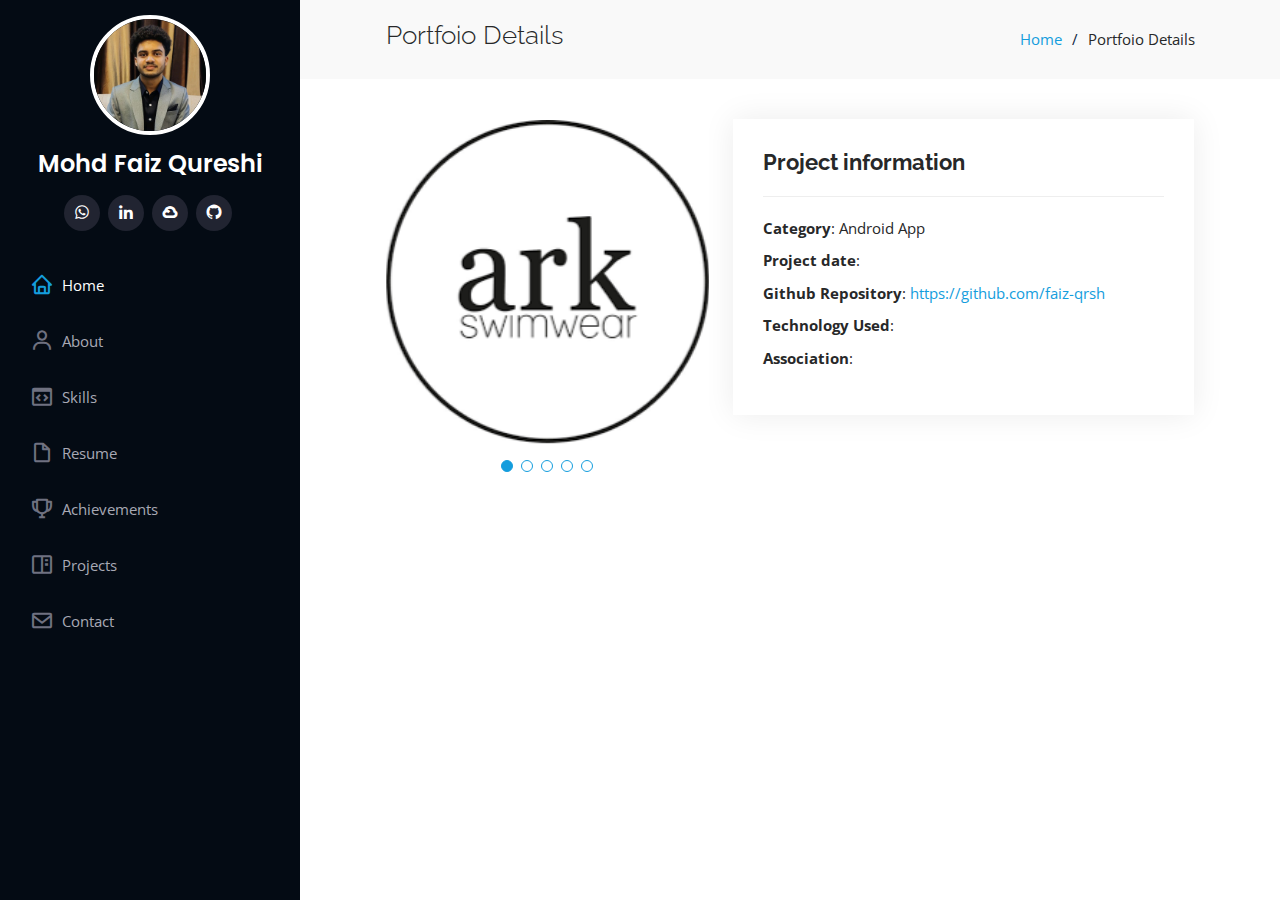
<file: portfolio-details.html>
<!DOCTYPE html>
<html lang="en">

<head>
  <meta charset="utf-8">
  <meta content="width=device-width, initial-scale=1.0" name="viewport">

  <title>Portfolio Details</title>
  <meta content="" name="description">
  <meta content="" name="keywords">

  <!-- Favicons -->
  <link href="assets/img/profile-round.png" rel="icon">
  <link href="assets/img/apple-touch-icon.png" rel="apple-touch-icon">

  <!-- Google Fonts -->
  <link href="https://fonts.googleapis.com/css?family=Open+Sans:300,300i,400,400i,600,600i,700,700i|Raleway:300,300i,400,400i,500,500i,600,600i,700,700i|Poppins:300,300i,400,400i,500,500i,600,600i,700,700i" rel="stylesheet">

  <!-- Vendor CSS Files -->
  <link href="assets/vendor/aos/aos.css" rel="stylesheet">
  <link href="assets/vendor/bootstrap/css/bootstrap.min.css" rel="stylesheet">
  <link href="assets/vendor/bootstrap-icons/bootstrap-icons.css" rel="stylesheet">
  <link href="assets/vendor/boxicons/css/boxicons.min.css" rel="stylesheet">
  <link href="assets/vendor/glightbox/css/glightbox.min.css" rel="stylesheet">
  <link href="assets/vendor/swiper/swiper-bundle.min.css" rel="stylesheet">

  <!-- Template Main CSS File -->
  <link href="assets/css/style.css" rel="stylesheet">

  
</head>


<body onload="putDetails()">

  <!-- ======= Mobile nav toggle button ======= -->
  <i class="bi bi-list mobile-nav-toggle d-xl-none"></i>

  <!-- ======= Header ======= -->
  <header id="header">
    <div class="d-flex flex-column">

      <div class="profile">
        <img src="assets/img/profile-faiz.jpg" alt="" class="img-fluid rounded-circle">
        <h1 class="text-light"><a href="index.html">Mohd Faiz Qureshi</a></h1>
        <div class="social-links mt-3 text-center">
          <a href="https://wa.me/918954836999?text=Greetings" target="_blank" class="whatsapp">
            <i class="bx bxl-whatsapp"></i></a>
          <a href="https://www.linkedin.com/in/mohdfaizqureshi/" target="_blank" class="linkedin"><i
              class="bx bxl-linkedin"></i></a>
          <a href="https://www.salesforce.com/trailblazer/faiz-qrsh" target="_blank" class="twitter"><i
              class="bx bxl-google-cloud"></i></a>
          <a href="https://github.com/faiz-qrsh" target="_blank" class="github"><i class="bx bxl-github"></i></a>
        </div>
      </div>

      <nav id="navbar" class="nav-menu navbar">
        <ul>
          <li><a href="#hero" class="nav-link scrollto active"><i class="bx bx-home"></i> <span>Home</span></a></li>
          <li><a href="#about" class="nav-link scrollto"><i class="bx bx-user"></i> <span>About</span></a></li>
          <li><a href="#skills" class="nav-link scrollto"><i class="bx bx-code-block"></i> <span>Skills</span></a></li>
          <li><a href="#resume" class="nav-link scrollto"><i class="bx bx-file-blank"></i> <span>Resume</span></a></li>
          <li>
            <a href="#achievement" class="nav-link scrollto"><i class="bx bx-trophy"></i> <span>Achievements</span></a>
          </li>
          <li><a href="#portfolio" class="nav-link scrollto"><i class="bx bx-book-content"></i> <span>Projects</span></a></li>
          <li><a href="#contact" class="nav-link scrollto"><i class="bx bx-envelope"></i> <span>Contact</span></a></li>
        </ul>
      </nav><!-- .nav-menu -->
    </div>
  </header><!-- End Header -->

  <main id="main">

    <!-- ======= Breadcrumbs ======= -->
    <section id="breadcrumbs" class="breadcrumbs">
      <div class="container">

        <div class="d-flex justify-content-between align-items-center">
          <h2>Portfoio Details</h2>
          <ol>
            <li><a href="index.html">Home</a></li>
            <li>Portfoio Details</li>
          </ol>
        </div>

      </div>
    </section><!-- End Breadcrumbs -->

    <!-- ======= Portfolio Details Section ======= -->
    <section id="portfolio-details" class="portfolio-details">
      <div class="container">

        <div class="row gy-4">

          <div class="col-lg-5">
            <div class="portfolio-details-slider swiper">
              <div class="swiper-wrapper align-items-center">

                <div class="swiper-slide">
                  <img src="assets/img/portfolio/ark.png" alt="">
                </div>

                <div class="swiper-slide">
                  <img src="assets/img/portfolio/p13.jpg" alt="">
                </div>

                <div class="swiper-slide">
                  <img src="assets/img/portfolio/p2.png" alt="">
                </div>

                <div class="swiper-slide">
                  <img src="assets/img/portfolio/p5.png" alt="">
                </div>

                <div class="swiper-slide">
                  <img src="assets/img/portfolio/p4.png" alt="">
                </div>

              </div>
              <div class="swiper-pagination"></div>
            </div>
          </div>

          <div class="col-lg-7">
            <div class="portfolio-info">
              <h3>Project information</h3>
              <ul>
                <li><strong>Category</strong>: <span id="category">Android App</span></li>
                <li><strong>Project date</strong>: <span id="date"></span></li>
                <li><strong>Github Repository</strong>: <a href="https://github.com/faiz-qrsh" id="link" target="_blank">https://github.com/faiz-qrsh</a></li>
                <li><strong>Technology Used</strong>: <span id="tech"></span></li>
                <li><strong>Association</strong>: <span id="association"></span></li>
              </ul>
            </div>
          </div>
          <div class="portfolio-description" style="margin-top: -22px;">
            <h2 id="name" ></h2>
            <p id="para1"></p>
            <p id="para2"></p>
          </div>
        </div>

      </div>
    </section><!-- End Portfolio Details Section -->

  </main><!-- End #main -->

  <!-- ======= Footer ======= -->
  <footer id="footer">
    
  </footer><!-- End  Footer -->

  <a href="#" class="back-to-top d-flex align-items-center justify-content-center"><i class="bi bi-arrow-up-short"></i></a>

  <!-- Vendor JS Files -->
  <script src="assets/vendor/purecounter/purecounter_vanilla.js"></script>
  <script src="assets/vendor/aos/aos.js"></script>
  <script src="assets/vendor/bootstrap/js/bootstrap.bundle.min.js"></script>
  <script src="assets/vendor/glightbox/js/glightbox.min.js"></script>
  <script src="assets/vendor/isotope-layout/isotope.pkgd.min.js"></script>
  <script src="assets/vendor/swiper/swiper-bundle.min.js"></script>
  <script src="assets/vendor/typed.js/typed.min.js"></script>
  <script src="assets/vendor/waypoints/noframework.waypoints.js"></script>
  <script src="assets/vendor/php-email-form/validate.js"></script>

  <!-- Template Main JS File -->
  <script src="assets/js/main.js"></script>

</body>
</html>
</file>
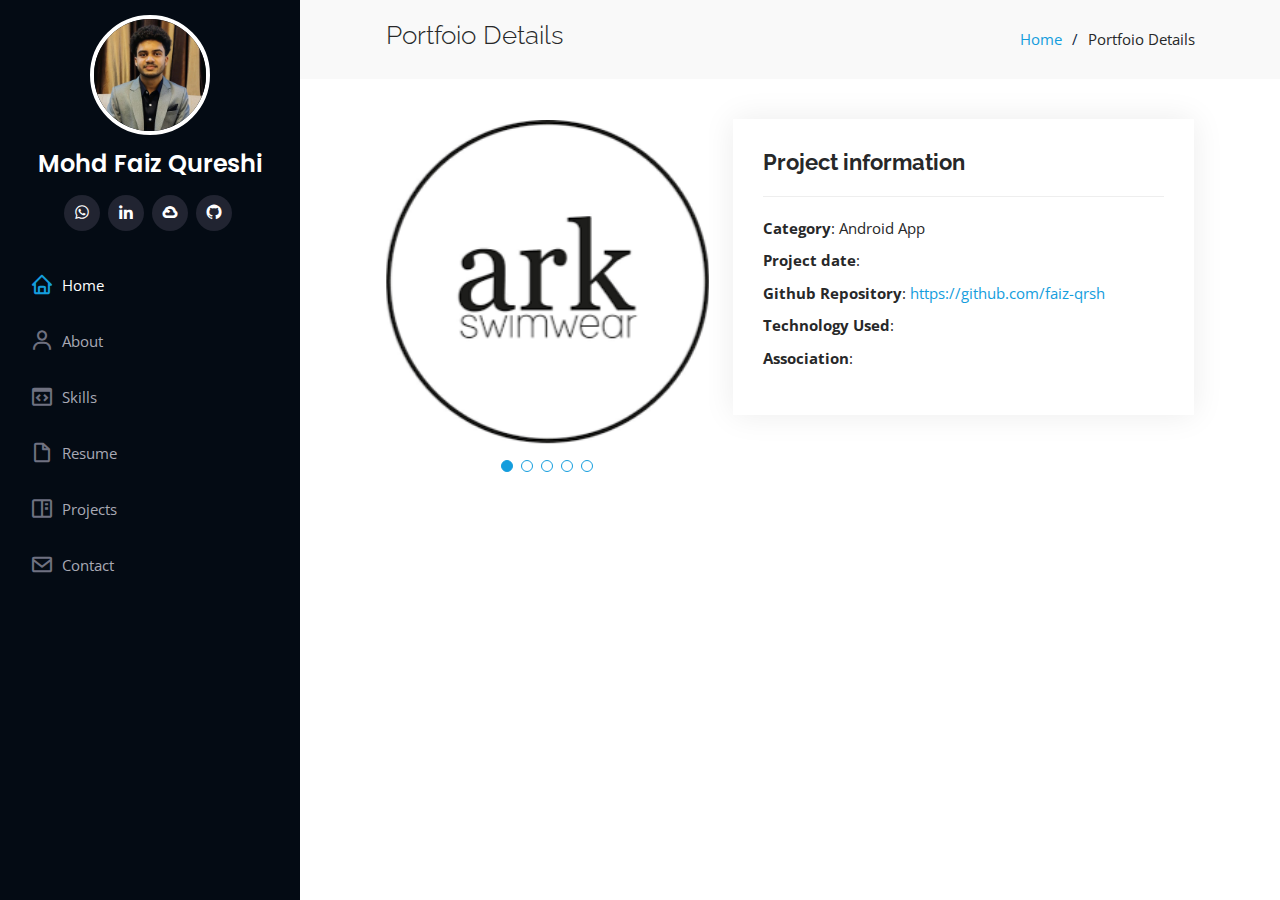
<file: iPortfolio/portfolio-details.html>
<!DOCTYPE html>
<html lang="en">

<head>
  <meta charset="utf-8">
  <meta content="width=device-width, initial-scale=1.0" name="viewport">

  <title>Portfolio Details</title>
  <meta content="" name="description">
  <meta content="" name="keywords">

  <!-- Favicons -->
  <link href="assets/img/profile-round.png" rel="icon">
  <link href="assets/img/apple-touch-icon.png" rel="apple-touch-icon">

  <!-- Google Fonts -->
  <link href="https://fonts.googleapis.com/css?family=Open+Sans:300,300i,400,400i,600,600i,700,700i|Raleway:300,300i,400,400i,500,500i,600,600i,700,700i|Poppins:300,300i,400,400i,500,500i,600,600i,700,700i" rel="stylesheet">

  <!-- Vendor CSS Files -->
  <link href="assets/vendor/aos/aos.css" rel="stylesheet">
  <link href="assets/vendor/bootstrap/css/bootstrap.min.css" rel="stylesheet">
  <link href="assets/vendor/bootstrap-icons/bootstrap-icons.css" rel="stylesheet">
  <link href="assets/vendor/boxicons/css/boxicons.min.css" rel="stylesheet">
  <link href="assets/vendor/glightbox/css/glightbox.min.css" rel="stylesheet">
  <link href="assets/vendor/swiper/swiper-bundle.min.css" rel="stylesheet">

  <!-- Template Main CSS File -->
  <link href="assets/css/style.css" rel="stylesheet">

  
</head>


<body onload="putDetails()">

  <!-- ======= Mobile nav toggle button ======= -->
  <i class="bi bi-list mobile-nav-toggle d-xl-none"></i>

  <!-- ======= Header ======= -->
  <header id="header">
    <div class="d-flex flex-column">

      <div class="profile">
        <img src="assets/img/profile-faiz.jpg" alt="" class="img-fluid rounded-circle">
        <h1 class="text-light"><a href="index.html">Mohd Faiz Qureshi</a></h1>
        <div class="social-links mt-3 text-center">
          <a href="https://wa.me/918954836999?text=Greetings" target="_blank" class="whatsapp">
            <i class="bx bxl-whatsapp"></i></a>
          <a href="https://www.linkedin.com/in/mohdfaizqureshi/" target="_blank" class="linkedin"><i
              class="bx bxl-linkedin"></i></a>
          <a href="https://www.salesforce.com/trailblazer/faiz-qrsh" target="_blank" class="twitter"><i
              class="bx bxl-google-cloud"></i></a>
          <a href="https://github.com/faiz-qrsh" target="_blank" class="github"><i class="bx bxl-github"></i></a>
        </div>
      </div>

      <nav id="navbar" class="nav-menu navbar">
        <ul>
          <li><a href="#hero" class="nav-link scrollto active"><i class="bx bx-home"></i> <span>Home</span></a></li>
          <li><a href="#about" class="nav-link scrollto"><i class="bx bx-user"></i> <span>About</span></a></li>
          <li><a href="#skills" class="nav-link scrollto"><i class="bx bx-code-block"></i> <span>Skills</span></a></li>
          <li><a href="#resume" class="nav-link scrollto"><i class="bx bx-file-blank"></i> <span>Resume</span></a></li>
          <li><a href="#portfolio" class="nav-link scrollto"><i class="bx bx-book-content"></i> <span>Projects</span></a></li>
          <li><a href="#contact" class="nav-link scrollto"><i class="bx bx-envelope"></i> <span>Contact</span></a></li>
        </ul>
      </nav><!-- .nav-menu -->
    </div>
  </header><!-- End Header -->

  <main id="main">

    <!-- ======= Breadcrumbs ======= -->
    <section id="breadcrumbs" class="breadcrumbs">
      <div class="container">

        <div class="d-flex justify-content-between align-items-center">
          <h2>Portfoio Details</h2>
          <ol>
            <li><a href="index.html">Home</a></li>
            <li>Portfoio Details</li>
          </ol>
        </div>

      </div>
    </section><!-- End Breadcrumbs -->

    <!-- ======= Portfolio Details Section ======= -->
    <section id="portfolio-details" class="portfolio-details">
      <div class="container">

        <div class="row gy-4">

          <div class="col-lg-5">
            <div class="portfolio-details-slider swiper">
              <div class="swiper-wrapper align-items-center">

                <div class="swiper-slide">
                  <img src="assets/img/portfolio/ark.png" alt="">
                </div>

                <div class="swiper-slide">
                  <img src="assets/img/portfolio/p13.jpg" alt="">
                </div>

                <div class="swiper-slide">
                  <img src="assets/img/portfolio/p2.png" alt="">
                </div>

                <div class="swiper-slide">
                  <img src="assets/img/portfolio/p5.png" alt="">
                </div>

                <div class="swiper-slide">
                  <img src="assets/img/portfolio/p4.png" alt="">
                </div>

              </div>
              <div class="swiper-pagination"></div>
            </div>
          </div>

          <div class="col-lg-7">
            <div class="portfolio-info">
              <h3>Project information</h3>
              <ul>
                <li><strong>Category</strong>: <span id="category">Android App</span></li>
                <li><strong>Project date</strong>: <span id="date"></span></li>
                <li><strong>Github Repository</strong>: <a href="https://github.com/faiz-qrsh" id="link" target="_blank">https://github.com/faiz-qrsh</a></li>
                <li><strong>Technology Used</strong>: <span id="tech"></span></li>
                <li><strong>Association</strong>: <span id="association"></span></li>
              </ul>
            </div>
          </div>
          <div class="portfolio-description" style="margin-top: -22px;">
            <h2 id="name" ></h2>
            <p id="para1"></p>
            <p id="para2"></p>
          </div>
        </div>

      </div>
    </section><!-- End Portfolio Details Section -->

  </main><!-- End #main -->

  <!-- ======= Footer ======= -->
  <footer id="footer">
    
  </footer><!-- End  Footer -->

  <a href="#" class="back-to-top d-flex align-items-center justify-content-center"><i class="bi bi-arrow-up-short"></i></a>

  <!-- Vendor JS Files -->
  <script src="assets/vendor/purecounter/purecounter_vanilla.js"></script>
  <script src="assets/vendor/aos/aos.js"></script>
  <script src="assets/vendor/bootstrap/js/bootstrap.bundle.min.js"></script>
  <script src="assets/vendor/glightbox/js/glightbox.min.js"></script>
  <script src="assets/vendor/isotope-layout/isotope.pkgd.min.js"></script>
  <script src="assets/vendor/swiper/swiper-bundle.min.js"></script>
  <script src="assets/vendor/typed.js/typed.min.js"></script>
  <script src="assets/vendor/waypoints/noframework.waypoints.js"></script>
  <script src="assets/vendor/php-email-form/validate.js"></script>

  <!-- Template Main JS File -->
  <script src="assets/js/main.js"></script>

</body>
</html>
</file>
<file: assets/css/style.css>
body {
  font-family: "Open Sans", sans-serif;
  color: #272829;
}

a {
  color: #149ddd;
  text-decoration: none;
}

a:hover {
  color: #37b3ed;
  text-decoration: none;
}

h1,
h2,
h3,
h4,
h5,
h6 {
  font-family: "Raleway", sans-serif;
}

/*--------------------------------------------------------------
# Back to top button
--------------------------------------------------------------*/
.back-to-top {
  position: fixed;
  visibility: hidden;
  opacity: 0;
  right: 15px;
  bottom: 15px;
  z-index: 996;
  background: #149ddd;
  width: 40px;
  height: 40px;
  border-radius: 50px;
  transition: all 0.4s;
}

.back-to-top i {
  font-size: 28px;
  color: #fff;
  line-height: 0;
}

.back-to-top:hover {
  background: #2eafec;
  color: #fff;
}

.back-to-top.active {
  visibility: visible;
  opacity: 1;
}

/*--------------------------------------------------------------
# Header
--------------------------------------------------------------*/
#header {
  position: fixed;
  top: 0;
  left: 0;
  bottom: 0;
  width: 300px;
  transition: all ease-in-out 0.5s;
  z-index: 9997;
  transition: all 0.5s;
  padding: 0 15px;
  background: #040b14;
  overflow-y: auto;
}

#header .profile img {
  margin: 15px auto;
  display: block;
  width: 120px;
  height: 120px;
  border: 4px solid white;
}

#header .profile h1 {
  font-size: 24px;
  margin: 0;
  padding: 0;
  font-weight: 600;
  -moz-text-align-last: center;
  text-align-last: center;
  font-family: "Poppins", sans-serif;
}

#header .profile h1 a,
#header .profile h1 a:hover {
  color: #fff;
  text-decoration: none;
}

#header .profile .social-links a {
  font-size: 18px;
  display: inline-block;
  background: #212431;
  color: #fff;
  line-height: 1;
  padding: 8px 0;
  margin-right: 4px;
  border-radius: 50%;
  text-align: center;
  width: 36px;
  height: 36px;
  transition: 0.3s;
}

#header .profile .social-links a:hover {
  background: #149ddd;
  color: #fff;
  text-decoration: none;
}

#main {
  margin-left: 300px;
}

@media (max-width: 1199px) {
  #header {
    left: -300px;
  }

  #main {
    margin-left: 0;
  }
}

/*--------------------------------------------------------------
# Navigation Menu
--------------------------------------------------------------*/
/* Desktop Navigation */
.nav-menu {
  padding: 30px 0 0 0;
}

.nav-menu * {
  margin: 0;
  padding: 0;
  list-style: none;
}

.nav-menu>ul>li {
  position: relative;
  white-space: nowrap;
}

.nav-menu a,
.nav-menu a:focus {
  display: flex;
  align-items: center;
  color: #a8a9b4;
  padding: 12px 15px;
  margin-bottom: 8px;
  transition: 0.3s;
  font-size: 15px;
}

.nav-menu a i,
.nav-menu a:focus i {
  font-size: 24px;
  padding-right: 8px;
  color: #6f7180;
}

.nav-menu a:hover,
.nav-menu .active,
.nav-menu .active:focus,
.nav-menu li:hover>a {
  text-decoration: none;
  color: #fff;
}

.nav-menu a:hover i,
.nav-menu .active i,
.nav-menu .active:focus i,
.nav-menu li:hover>a i {
  color: #149ddd;
}

/* Mobile Navigation */
.mobile-nav-toggle {
  position: fixed;
  right: 15px;
  top: 15px;
  z-index: 9998;
  border: 0;
  font-size: 24px;
  transition: all 0.4s;
  outline: none !important;
  background-color: #149ddd;
  color: #fff;
  width: 40px;
  height: 40px;
  display: inline-flex;
  align-items: center;
  justify-content: center;
  line-height: 0;
  border-radius: 50px;
  cursor: pointer;
}

.mobile-nav-active {
  overflow: hidden;
}

.mobile-nav-active #header {
  left: 0;
}

/*--------------------------------------------------------------
# Head Section
--------------------------------------------------------------*/
#hero {
  width: 100%;
  height: 100vh;
  background: url("../img/faiz-bg.jpg") top center;
  background-size: cover;
}

#hero:before {
  content: "";
  background: rgba(5, 13, 24, 0.3);
  position: absolute;
  bottom: 0;
  top: 0;
  left: 0;
  right: 0;
  z-index: 1;
}

#hero .hero-container {
  position: relative;
  z-index: 2;
  min-width: 300px;
}

#hero h1 {
  margin: 0 0 10px 0;
  font-size: 50px;
  font-weight: 700;
  line-height: 56px;
  color: #fff;
}

#hero p {
  color: #fff;
  margin-bottom: 50px;
  font-size: 26px;
  font-family: "Poppins", sans-serif;
}

#hero p span {
  color: #fff;
  padding-bottom: 4px;
  letter-spacing: 1px;
  border-bottom: 3px solid #149ddd;
}

@media (min-width: 1024px) {
  #hero {
    background-attachment: fixed;
  }
}

@media (max-width: 768px) {
  #hero h1 {
    font-size: 28px;
    line-height: 36px;
  }

  #hero h2 {
    font-size: 18px;
    line-height: 24px;
    margin-bottom: 30px;
  }
}

/*--------------------------------------------------------------
# Sections General
--------------------------------------------------------------*/
section {
  padding: 60px 0;
  overflow: hidden;
}

.section-bg {
  background: #f5f8fd;
}

.section-title {
  padding-bottom: 30px;
}

.section-title h2 {
  font-size: 32px;
  font-weight: bold;
  margin-bottom: 20px;
  padding-bottom: 20px;
  position: relative;
  color: #173b6c;
}

.section-title h2::after {
  content: "";
  position: absolute;
  display: block;
  width: 50px;
  height: 3px;
  background: #149ddd;
  bottom: 0;
  left: 0;
}

.section-title p {
  margin-bottom: 0;
}

/*--------------------------------------------------------------
# About
--------------------------------------------------------------*/
.about .content h3 {
  font-weight: 700;
  font-size: 26px;
  color: #173b6c;
}

.about .content ul {
  list-style: none;
  padding: 0;
}

.about .content ul li {
  margin-bottom: 20px;
  display: flex;
  align-items: center;
}

.about .content ul strong {
  margin-right: 10px;
}

.about .content ul i {
  font-size: 16px;
  margin-right: 5px;
  color: #149ddd;
  line-height: 0;
}

.about .content p:last-child {
  margin-bottom: 0;
}

/*--------------------------------------------------------------
# Facts
--------------------------------------------------------------*/
.facts {
  padding-bottom: 30px;
}

.facts .count-box {
  padding: 30px;
  width: 100%;
}

.facts .count-box i {
  display: block;
  font-size: 44px;
  color: #149ddd;
  float: left;
  line-height: 0;
}

.facts .count-box span {
  font-size: 48px;
  line-height: 40px;
  display: block;
  font-weight: 700;
  color: #050d18;
  margin-left: 60px;
}

.facts .count-box p {
  padding: 15px 0 0 0;
  margin: 0 0 0 60px;
  font-family: "Raleway", sans-serif;
  font-size: 14px;
  color: #122f57;
}

.facts .count-box a {
  font-weight: 600;
  display: block;
  margin-top: 20px;
  color: #122f57;
  font-size: 15px;
  font-family: "Poppins", sans-serif;
  transition: ease-in-out 0.3s;
}

.facts .count-box a:hover {
  color: #1f5297;
}

/*--------------------------------------------------------------
# Skills
--------------------------------------------------------------*/
.skills .progress {
  height: 60px;
  display: block;
  background: none;
  border-radius: 0;
}

.skills .progress .skill {
  padding: 0;
  margin: 0 0 6px 0;
  text-transform: uppercase;
  display: block;
  font-weight: 600;
  font-family: "Poppins", sans-serif;
  color: #050d18;
}

.skills .progress .skill .val {
  float: right;
  font-style: normal;
}

.skills .progress-bar-wrap {
  background: #dce8f8;
  height: 10px;
}

.skills .progress-bar {
  width: 1px;
  height: 10px;
  transition: 0.9s;
  background-color: #149ddd;
}

/*--------------------------------------------------------------
# Resume
--------------------------------------------------------------*/
.resume .resume-title {
  font-size: 26px;
  font-weight: 700;
  margin-top: 20px;
  margin-bottom: 20px;
  color: #050d18;
}

.resume .resume-item {
  padding: 0 0 20px 20px;
  margin-top: -2px;
  border-left: 2px solid #1f5297;
  position: relative;
}

.resume .resume-item h4 {
  line-height: 18px;
  font-size: 18px;
  font-weight: 600;
  text-transform: uppercase;
  font-family: "Poppins", sans-serif;
  color: #050d18;
  margin-bottom: 10px;
}

.resume .resume-item h5 {
  font-size: 16px;
  background: #e4edf9;
  padding: 5px 15px;
  display: inline-block;
  font-weight: 600;
  margin-bottom: 10px;
}

.resume .resume-item ul {
  padding-left: 20px;
}

.resume .resume-item ul li {
  padding-bottom: 10px;
}

.resume .resume-item:last-child {
  padding-bottom: 0;
}

.resume .resume-item::before {
  content: "";
  position: absolute;
  width: 16px;
  height: 16px;
  border-radius: 50px;
  left: -9px;
  top: 0;
  background: #fff;
  border: 2px solid #1f5297;
}

/*--------------------------------------------------------------
# Portfolio
--------------------------------------------------------------*/
.portfolio .portfolio-item {
  margin-bottom: 30px;
}

.portfolio #portfolio-flters {
  padding: 0;
  margin: 0 auto 35px auto;
  list-style: none;
  text-align: center;
  background: #fff;
  border-radius: 50px;
  padding: 2px 15px;
}

.portfolio #portfolio-flters li {
  cursor: pointer;
  display: inline-block;
  padding: 10px 15px 8px 15px;
  font-size: 14px;
  font-weight: 600;
  line-height: 1;
  text-transform: uppercase;
  color: #272829;
  margin-bottom: 5px;
  transition: all 0.3s ease-in-out;
}

.portfolio #portfolio-flters li:hover,
.portfolio #portfolio-flters li.filter-active {
  color: #149ddd;
}

.portfolio #portfolio-flters li:last-child {
  margin-right: 0;
}

.portfolio .portfolio-wrap {
  transition: 0.3s;
  position: relative;
  overflow: hidden;
  float: left;
  padding: 10px;
    width:  250px;
    height: 250px;
    background-color: white;
    align-content: center;
    object-fit: cover;
  z-index: 1;
}

.portfolio .portfolio-wrap::before {
  
  background: rgba(255, 255, 255, 0.5);
  content: "";
  position: absolute;
  left: 0;
  right: 0;
  top: 0;
  bottom: 0;
  transition: all ease-in-out 0.3s;
  z-index: 2;
  opacity: 0;
}

.portfolio .portfolio-wrap .portfolio-links {
  opacity: 1;
  left: 0;
  right: 0;
  bottom: -60px;
  z-index: 3;
  position: absolute;
  transition: all ease-in-out 0.3s;
  display: flex;
  justify-content: center;
}

.portfolio .portfolio-wrap .portfolio-links a {
  color: #fff;
  font-size: 28px;
  text-align: center;
  background: rgba(20, 157, 221, 0.75);
  transition: 0.3s;
  width: 50%;
}

.portfolio .portfolio-wrap .portfolio-links a:hover {
}

.portfolio .portfolio-wrap .portfolio-links a+a {
  
}

.portfolio .portfolio-wrap:hover::before {
  border: 1px solid #149ddd;
  top: 0;
  left: 0;
  right: 0;
  bottom: 0;
  opacity: 1;
}

.portfolio .portfolio-wrap:hover .portfolio-links {
  /* opacity: 1;
  bottom: 0; */
}

/*--------------------------------------------------------------
# Portfolio Details
--------------------------------------------------------------*/
.portfolio-details {
  padding-top: 40px;
}

.portfolio-details .portfolio-details-slider img {
  width: 100%;
}

.portfolio-details .portfolio-details-slider .swiper-pagination {
  margin-top: 20px;
  position: relative;
}

.portfolio-details .portfolio-details-slider .swiper-pagination .swiper-pagination-bullet {
  width: 12px;
  height: 12px;
  background-color: #fff;
  opacity: 1;
  border: 1px solid #149ddd;
}

.portfolio-details .portfolio-details-slider .swiper-pagination .swiper-pagination-bullet-active {
  background-color: #149ddd;
}

.portfolio-details .portfolio-info {
  padding: 30px;
  box-shadow: 0px 0 30px rgba(5, 13, 24, 0.08);
}

.portfolio-details .portfolio-info h3 {
  font-size: 22px;
  font-weight: 700;
  margin-bottom: 20px;
  padding-bottom: 20px;
  border-bottom: 1px solid #eee;
}

.portfolio-details .portfolio-info ul {
  list-style: none;
  padding: 0;
  font-size: 15px;
}

.portfolio-details .portfolio-info ul li+li {
  margin-top: 10px;
}

.portfolio-details .portfolio-description {
  padding-top: 30px;
}

.portfolio-details .portfolio-description h2 {
  font-size: 26px;
  font-weight: 700;
  margin-bottom: 20px;
}

.portfolio-details .portfolio-description p {
  padding: 0;
}

/*--------------------------------------------------------------
# Services
--------------------------------------------------------------*/
.services .icon-box {
  margin-bottom: 20px;
}

.services .icon {
  float: left;
  display: flex;
  align-items: center;
  justify-content: center;
  width: 54px;
  height: 54px;
  background: #149ddd;
  border-radius: 50%;
  transition: 0.5s;
  border: 1px solid #149ddd;
}

.services .icon i {
  color: #fff;
  font-size: 24px;
  line-height: 0;
}

.services .icon-box:hover .icon {
  background: #fff;
}

.services .icon-box:hover .icon i {
  color: #149ddd;
}

.services .title {
  margin-left: 80px;
  font-weight: 700;
  margin-bottom: 15px;
  font-size: 18px;
}

.services .title a {
  color: #343a40;
}

.services .title a:hover {
  color: #149ddd;
}

.services .description {
  margin-left: 80px;
  line-height: 24px;
  font-size: 14px;
}

/*--------------------------------------------------------------
# Testimonials
--------------------------------------------------------------*/
.testimonials .testimonials-carousel,
.testimonials .testimonials-slider {
  overflow: hidden;
}

.testimonials .testimonial-item {
  background-color: white;
  box-sizing: content-box;
  text-align: center;
  padding: 15px;
  border-radius: 20%;
}

.testimonials .testimonial-item .testimonial-img {
  height: 100px;
  margin: 0 auto;
}

.achievement-item {
  text-align: center;
  border-radius: 20%;
}

.achievement-img {
  height: 260px;
  margin: 0 auto;
}

.testimonials .achievement-item h3 {
  font-size: 18px;
  font-weight: bold;
  margin: 10px 0 5px 0;
  color: #111;
}

.testimonials .achievement-item h4 {
  font-size: 14px;
  color: #999;
  margin: 0;
}

.testimonials .testimonial-item h3 {
  font-size: 18px;
  font-weight: bold;
  margin: 10px 0 5px 0;
  color: #111;
}

.testimonials .testimonial-item h4 {
  font-size: 14px;
  color: #999;
  margin: 0;
}

.testimonials .testimonial-item .quote-icon-left,
.testimonials .testimonial-item .quote-icon-right {
  color: #c3e8fa;
  font-size: 26px;
}

.testimonials .testimonial-item .quote-icon-left {
  display: inline-block;
  left: -5px;
  position: relative;
}

.testimonials .testimonial-item .quote-icon-right {
  display: inline-block;
  right: -5px;
  position: relative;
  top: 10px;
}

.testimonials .testimonial-item p {
  font-style: italic;
  margin: 0 15px 15px 15px;
  padding: 20px;
  background: #fff;
  position: relative;
  margin-bottom: 35px;
  border-radius: 6px;
  box-shadow: 0px 2px 15px rgba(0, 0, 0, 0.1);
}

.testimonials .testimonial-item p::after {
  content: "";
  width: 0;
  height: 0;
  border-top: 20px solid #fff;
  border-right: 20px solid transparent;
  border-left: 20px solid transparent;
  position: absolute;
  bottom: -20px;
  left: calc(50% - 20px);
}

.testimonials .swiper-pagination {
  margin-top: 20px;
  position: relative;
}

.testimonials .swiper-pagination .swiper-pagination-bullet {
  width: 12px;
  height: 12px;
  background-color: #fff;
  opacity: 1;
  border: 1px solid #149ddd;
}

.testimonials .swiper-pagination .swiper-pagination-bullet-active {
  background-color: #149ddd;
}

/*--------------------------------------------------------------
# Contact
--------------------------------------------------------------*/
.contact {
  padding-bottom: 130px;
}

.contact .info {
  padding: 30px;
  background: #fff;
  width: 100%;
  box-shadow: 0 0 24px 0 rgba(0, 0, 0, 0.12);
}

.contact .info i {
  font-size: 20px;
  color: #149ddd;
  float: left;
  width: 44px;
  height: 44px;
  background: #dff3fc;
  display: flex;
  justify-content: center;
  align-items: center;
  border-radius: 50px;
  transition: all 0.3s ease-in-out;
}

.contact .info h4 {
  padding: 0 0 0 60px;
  font-size: 22px;
  font-weight: 600;
  margin-bottom: 5px;
  color: #050d18;
}

.contact .info p {
  padding: 0 0 10px 60px;
  margin-bottom: 20px;
  font-size: 14px;
  color: #173b6c;
}

.contact .info .email p {
  padding-top: 5px;
}

.contact .info .social-links {
  padding-left: 60px;
}

.contact .info .social-links a {
  font-size: 18px;
  display: inline-block;
  background: #333;
  color: #fff;
  line-height: 1;
  padding: 8px 0;
  border-radius: 50%;
  text-align: center;
  width: 36px;
  height: 36px;
  transition: 0.3s;
  margin-right: 10px;
}

.contact .info .social-links a:hover {
  background: #149ddd;
  color: #fff;
}

.contact .info .email:hover i,
.contact .info .address:hover i,
.contact .info .phone:hover i {
  background: #149ddd;
  color: #fff;
}

.contact .contactfaiz {
  width: 100%;
  padding: 30px;
  background: #fff;
  box-shadow: 0 0 24px 0 rgba(0, 0, 0, 0.12);
}

.contact .contactfaiz .form-group {
  padding-bottom: 8px;
}

.contact .contactfaiz .validate {
  display: none;
  color: red;
  margin: 0 0 15px 0;
  font-weight: 400;
  font-size: 13px;
}

.contact .contactfaiz .error-message {
  display: none;
  color: #fff;
  background: #ed3c0d;
  text-align: left;
  padding: 15px;
  font-weight: 600;
}

.contact .contactfaiz .error-message br+br {
  margin-top: 25px;
}

.contact .contactfaiz .sent-message {
  display: none;
  color: #fff;
  background: #18d26e;
  text-align: center;
  padding: 15px;
  font-weight: 600;
}

.contact .contactfaiz .loading {
  display: none;
  background: #fff;
  text-align: center;
  padding: 15px;
}

.contact .contactfaiz .loading:before {
  content: "";
  display: inline-block;
  border-radius: 50%;
  width: 24px;
  height: 24px;
  margin: 0 10px -6px 0;
  border: 3px solid #18d26e;
  border-top-color: #eee;
  animation: animate-loading 1s linear infinite;
}

.contact .contactfaiz .form-group {
  margin-bottom: 15px;
}

.contact .contactfaiz label {
  padding-bottom: 8px;
}

.contact .contactfaiz input,
.contact .contactfaiz textarea {
  border-radius: 0;
  box-shadow: none;
  font-size: 14px;
}

.contact .contactfaiz input {
  height: 44px;
}

.contact .contactfaiz textarea {
  padding: 10px 15px;
}

.contact .contactfaiz button[type=submit] {
  background: #149ddd;
  border: 0;
  padding: 10px 24px;
  color: #fff;
  transition: 0.4s;
  border-radius: 4px;
}

.contact .contactfaiz button[type=submit]:hover {
  background: #37b3ed;
}

@keyframes animate-loading {
  0% {
    transform: rotate(0deg);
  }

  100% {
    transform: rotate(360deg);
  }
}

/*--------------------------------------------------------------
# Breadcrumbs
--------------------------------------------------------------*/
.breadcrumbs {
  padding: 20px 0;
  background: #f9f9f9;
}

.breadcrumbs h2 {
  font-size: 26px;
  font-weight: 300;
}

.breadcrumbs ol {
  display: flex;
  flex-wrap: wrap;
  list-style: none;
  padding: 0;
  margin: 0;
  font-size: 15px;
}

.breadcrumbs ol li+li {
  padding-left: 10px;
}

.breadcrumbs ol li+li::before {
  display: inline-block;
  padding-right: 10px;
  color: #0e2442;
  content: "/";
}

@media (max-width: 768px) {
  .breadcrumbs .d-flex {
    display: block !important;
  }

  .breadcrumbs ol {
    display: block;
  }

  .breadcrumbs ol li {
    display: inline-block;
  }
}


@media (max-width: 1199px) {
  #footer {
    position: static;
    width: auto;
    padding-right: 20px 15px;
  }
}
.container{
  width: 85%;
}
#downloadBtn{
  background-color: #149ddd;
  color: white;
  margin-left: -13px;
}

video{
  width: 100%;
  margin: 0px 100px;
}
.hobbies h3{
  text-align: center;
  
}
</file>
<file: iPortfolio/assets/css/style.css>
body {
  font-family: "Open Sans", sans-serif;
  color: #272829;
}

a {
  color: #149ddd;
  text-decoration: none;
}

a:hover {
  color: #37b3ed;
  text-decoration: none;
}

h1,
h2,
h3,
h4,
h5,
h6 {
  font-family: "Raleway", sans-serif;
}

/*--------------------------------------------------------------
# Back to top button
--------------------------------------------------------------*/
.back-to-top {
  position: fixed;
  visibility: hidden;
  opacity: 0;
  right: 15px;
  bottom: 15px;
  z-index: 996;
  background: #149ddd;
  width: 40px;
  height: 40px;
  border-radius: 50px;
  transition: all 0.4s;
}

.back-to-top i {
  font-size: 28px;
  color: #fff;
  line-height: 0;
}

.back-to-top:hover {
  background: #2eafec;
  color: #fff;
}

.back-to-top.active {
  visibility: visible;
  opacity: 1;
}

/*--------------------------------------------------------------
# Header
--------------------------------------------------------------*/
#header {
  position: fixed;
  top: 0;
  left: 0;
  bottom: 0;
  width: 300px;
  transition: all ease-in-out 0.5s;
  z-index: 9997;
  transition: all 0.5s;
  padding: 0 15px;
  background: #040b14;
  overflow-y: auto;
}

#header .profile img {
  margin: 15px auto;
  display: block;
  width: 120px;
  height: 120px;
  border: 4px solid white;
}

#header .profile h1 {
  font-size: 24px;
  margin: 0;
  padding: 0;
  font-weight: 600;
  -moz-text-align-last: center;
  text-align-last: center;
  font-family: "Poppins", sans-serif;
}

#header .profile h1 a,
#header .profile h1 a:hover {
  color: #fff;
  text-decoration: none;
}

#header .profile .social-links a {
  font-size: 18px;
  display: inline-block;
  background: #212431;
  color: #fff;
  line-height: 1;
  padding: 8px 0;
  margin-right: 4px;
  border-radius: 50%;
  text-align: center;
  width: 36px;
  height: 36px;
  transition: 0.3s;
}

#header .profile .social-links a:hover {
  background: #149ddd;
  color: #fff;
  text-decoration: none;
}

#main {
  margin-left: 300px;
}

@media (max-width: 1199px) {
  #header {
    left: -300px;
  }

  #main {
    margin-left: 0;
  }
}

/*--------------------------------------------------------------
# Navigation Menu
--------------------------------------------------------------*/
/* Desktop Navigation */
.nav-menu {
  padding: 30px 0 0 0;
}

.nav-menu * {
  margin: 0;
  padding: 0;
  list-style: none;
}

.nav-menu>ul>li {
  position: relative;
  white-space: nowrap;
}

.nav-menu a,
.nav-menu a:focus {
  display: flex;
  align-items: center;
  color: #a8a9b4;
  padding: 12px 15px;
  margin-bottom: 8px;
  transition: 0.3s;
  font-size: 15px;
}

.nav-menu a i,
.nav-menu a:focus i {
  font-size: 24px;
  padding-right: 8px;
  color: #6f7180;
}

.nav-menu a:hover,
.nav-menu .active,
.nav-menu .active:focus,
.nav-menu li:hover>a {
  text-decoration: none;
  color: #fff;
}

.nav-menu a:hover i,
.nav-menu .active i,
.nav-menu .active:focus i,
.nav-menu li:hover>a i {
  color: #149ddd;
}

/* Mobile Navigation */
.mobile-nav-toggle {
  position: fixed;
  right: 15px;
  top: 15px;
  z-index: 9998;
  border: 0;
  font-size: 24px;
  transition: all 0.4s;
  outline: none !important;
  background-color: #149ddd;
  color: #fff;
  width: 40px;
  height: 40px;
  display: inline-flex;
  align-items: center;
  justify-content: center;
  line-height: 0;
  border-radius: 50px;
  cursor: pointer;
}

.mobile-nav-active {
  overflow: hidden;
}

.mobile-nav-active #header {
  left: 0;
}

/*--------------------------------------------------------------
# Head Section
--------------------------------------------------------------*/
#hero {
  width: 100%;
  height: 100vh;
  background: url("../img/faiz-bg.jpg") top center;
  background-size: cover;
}

#hero:before {
  content: "";
  background: rgba(5, 13, 24, 0.3);
  position: absolute;
  bottom: 0;
  top: 0;
  left: 0;
  right: 0;
  z-index: 1;
}

#hero .hero-container {
  position: relative;
  z-index: 2;
  min-width: 300px;
}

#hero h1 {
  margin: 0 0 10px 0;
  font-size: 50px;
  font-weight: 700;
  line-height: 56px;
  color: #fff;
}

#hero p {
  color: #fff;
  margin-bottom: 50px;
  font-size: 26px;
  font-family: "Poppins", sans-serif;
}

#hero p span {
  color: #fff;
  padding-bottom: 4px;
  letter-spacing: 1px;
  border-bottom: 3px solid #149ddd;
}

@media (min-width: 1024px) {
  #hero {
    background-attachment: fixed;
  }
}

@media (max-width: 768px) {
  #hero h1 {
    font-size: 28px;
    line-height: 36px;
  }

  #hero h2 {
    font-size: 18px;
    line-height: 24px;
    margin-bottom: 30px;
  }
}

/*--------------------------------------------------------------
# Sections General
--------------------------------------------------------------*/
section {
  padding: 60px 0;
  overflow: hidden;
}

.section-bg {
  background: #f5f8fd;
}

.section-title {
  padding-bottom: 30px;
}

.section-title h2 {
  font-size: 32px;
  font-weight: bold;
  margin-bottom: 20px;
  padding-bottom: 20px;
  position: relative;
  color: #173b6c;
}

.section-title h2::after {
  content: "";
  position: absolute;
  display: block;
  width: 50px;
  height: 3px;
  background: #149ddd;
  bottom: 0;
  left: 0;
}

.section-title p {
  margin-bottom: 0;
}

/*--------------------------------------------------------------
# About
--------------------------------------------------------------*/
.about .content h3 {
  font-weight: 700;
  font-size: 26px;
  color: #173b6c;
}

.about .content ul {
  list-style: none;
  padding: 0;
}

.about .content ul li {
  margin-bottom: 20px;
  display: flex;
  align-items: center;
}

.about .content ul strong {
  margin-right: 10px;
}

.about .content ul i {
  font-size: 16px;
  margin-right: 5px;
  color: #149ddd;
  line-height: 0;
}

.about .content p:last-child {
  margin-bottom: 0;
}

/*--------------------------------------------------------------
# Facts
--------------------------------------------------------------*/
.facts {
  padding-bottom: 30px;
}

.facts .count-box {
  padding: 30px;
  width: 100%;
}

.facts .count-box i {
  display: block;
  font-size: 44px;
  color: #149ddd;
  float: left;
  line-height: 0;
}

.facts .count-box span {
  font-size: 48px;
  line-height: 40px;
  display: block;
  font-weight: 700;
  color: #050d18;
  margin-left: 60px;
}

.facts .count-box p {
  padding: 15px 0 0 0;
  margin: 0 0 0 60px;
  font-family: "Raleway", sans-serif;
  font-size: 14px;
  color: #122f57;
}

.facts .count-box a {
  font-weight: 600;
  display: block;
  margin-top: 20px;
  color: #122f57;
  font-size: 15px;
  font-family: "Poppins", sans-serif;
  transition: ease-in-out 0.3s;
}

.facts .count-box a:hover {
  color: #1f5297;
}

/*--------------------------------------------------------------
# Skills
--------------------------------------------------------------*/
.skills .progress {
  height: 60px;
  display: block;
  background: none;
  border-radius: 0;
}

.skills .progress .skill {
  padding: 0;
  margin: 0 0 6px 0;
  text-transform: uppercase;
  display: block;
  font-weight: 600;
  font-family: "Poppins", sans-serif;
  color: #050d18;
}

.skills .progress .skill .val {
  float: right;
  font-style: normal;
}

.skills .progress-bar-wrap {
  background: #dce8f8;
  height: 10px;
}

.skills .progress-bar {
  width: 1px;
  height: 10px;
  transition: 0.9s;
  background-color: #149ddd;
}

/*--------------------------------------------------------------
# Resume
--------------------------------------------------------------*/
.resume .resume-title {
  font-size: 26px;
  font-weight: 700;
  margin-top: 20px;
  margin-bottom: 20px;
  color: #050d18;
}

.resume .resume-item {
  padding: 0 0 20px 20px;
  margin-top: -2px;
  border-left: 2px solid #1f5297;
  position: relative;
}

.resume .resume-item h4 {
  line-height: 18px;
  font-size: 18px;
  font-weight: 600;
  text-transform: uppercase;
  font-family: "Poppins", sans-serif;
  color: #050d18;
  margin-bottom: 10px;
}

.resume .resume-item h5 {
  font-size: 16px;
  background: #e4edf9;
  padding: 5px 15px;
  display: inline-block;
  font-weight: 600;
  margin-bottom: 10px;
}

.resume .resume-item ul {
  padding-left: 20px;
}

.resume .resume-item ul li {
  padding-bottom: 10px;
}

.resume .resume-item:last-child {
  padding-bottom: 0;
}

.resume .resume-item::before {
  content: "";
  position: absolute;
  width: 16px;
  height: 16px;
  border-radius: 50px;
  left: -9px;
  top: 0;
  background: #fff;
  border: 2px solid #1f5297;
}

/*--------------------------------------------------------------
# Portfolio
--------------------------------------------------------------*/
.portfolio .portfolio-item {
  margin-bottom: 30px;
}

.portfolio #portfolio-flters {
  padding: 0;
  margin: 0 auto 35px auto;
  list-style: none;
  text-align: center;
  background: #fff;
  border-radius: 50px;
  padding: 2px 15px;
}

.portfolio #portfolio-flters li {
  cursor: pointer;
  display: inline-block;
  padding: 10px 15px 8px 15px;
  font-size: 14px;
  font-weight: 600;
  line-height: 1;
  text-transform: uppercase;
  color: #272829;
  margin-bottom: 5px;
  transition: all 0.3s ease-in-out;
}

.portfolio #portfolio-flters li:hover,
.portfolio #portfolio-flters li.filter-active {
  color: #149ddd;
}

.portfolio #portfolio-flters li:last-child {
  margin-right: 0;
}

.portfolio .portfolio-wrap {
  transition: 0.3s;
  position: relative;
  overflow: hidden;
  float: left;
  padding: 10px;
    width:  250px;
    height: 250px;
    background-color: white;
    align-content: center;
    object-fit: cover;
  z-index: 1;
}

.portfolio .portfolio-wrap::before {
  
  background: rgba(255, 255, 255, 0.5);
  content: "";
  position: absolute;
  left: 0;
  right: 0;
  top: 0;
  bottom: 0;
  transition: all ease-in-out 0.3s;
  z-index: 2;
  opacity: 0;
}

.portfolio .portfolio-wrap .portfolio-links {
  opacity: 1;
  left: 0;
  right: 0;
  bottom: -60px;
  z-index: 3;
  position: absolute;
  transition: all ease-in-out 0.3s;
  display: flex;
  justify-content: center;
}

.portfolio .portfolio-wrap .portfolio-links a {
  color: #fff;
  font-size: 28px;
  text-align: center;
  background: rgba(20, 157, 221, 0.75);
  transition: 0.3s;
  width: 50%;
}

.portfolio .portfolio-wrap .portfolio-links a:hover {
}

.portfolio .portfolio-wrap .portfolio-links a+a {
  
}

.portfolio .portfolio-wrap:hover::before {
  border: 1px solid #149ddd;
  top: 0;
  left: 0;
  right: 0;
  bottom: 0;
  opacity: 1;
}

.portfolio .portfolio-wrap:hover .portfolio-links {
  /* opacity: 1;
  bottom: 0; */
}

/*--------------------------------------------------------------
# Portfolio Details
--------------------------------------------------------------*/
.portfolio-details {
  padding-top: 40px;
}

.portfolio-details .portfolio-details-slider img {
  width: 100%;
}

.portfolio-details .portfolio-details-slider .swiper-pagination {
  margin-top: 20px;
  position: relative;
}

.portfolio-details .portfolio-details-slider .swiper-pagination .swiper-pagination-bullet {
  width: 12px;
  height: 12px;
  background-color: #fff;
  opacity: 1;
  border: 1px solid #149ddd;
}

.portfolio-details .portfolio-details-slider .swiper-pagination .swiper-pagination-bullet-active {
  background-color: #149ddd;
}

.portfolio-details .portfolio-info {
  padding: 30px;
  box-shadow: 0px 0 30px rgba(5, 13, 24, 0.08);
}

.portfolio-details .portfolio-info h3 {
  font-size: 22px;
  font-weight: 700;
  margin-bottom: 20px;
  padding-bottom: 20px;
  border-bottom: 1px solid #eee;
}

.portfolio-details .portfolio-info ul {
  list-style: none;
  padding: 0;
  font-size: 15px;
}

.portfolio-details .portfolio-info ul li+li {
  margin-top: 10px;
}

.portfolio-details .portfolio-description {
  padding-top: 30px;
}

.portfolio-details .portfolio-description h2 {
  font-size: 26px;
  font-weight: 700;
  margin-bottom: 20px;
}

.portfolio-details .portfolio-description p {
  padding: 0;
}

/*--------------------------------------------------------------
# Services
--------------------------------------------------------------*/
.services .icon-box {
  margin-bottom: 20px;
}

.services .icon {
  float: left;
  display: flex;
  align-items: center;
  justify-content: center;
  width: 54px;
  height: 54px;
  background: #149ddd;
  border-radius: 50%;
  transition: 0.5s;
  border: 1px solid #149ddd;
}

.services .icon i {
  color: #fff;
  font-size: 24px;
  line-height: 0;
}

.services .icon-box:hover .icon {
  background: #fff;
}

.services .icon-box:hover .icon i {
  color: #149ddd;
}

.services .title {
  margin-left: 80px;
  font-weight: 700;
  margin-bottom: 15px;
  font-size: 18px;
}

.services .title a {
  color: #343a40;
}

.services .title a:hover {
  color: #149ddd;
}

.services .description {
  margin-left: 80px;
  line-height: 24px;
  font-size: 14px;
}

/*--------------------------------------------------------------
# Testimonials
--------------------------------------------------------------*/
.testimonials .testimonials-carousel,
.testimonials .testimonials-slider {
  overflow: hidden;
}

.testimonials .testimonial-item {
  background-color: white;
  box-sizing: content-box;
  text-align: center;
  padding: 15px;
  border-radius: 20%;
}

.testimonials .testimonial-item .testimonial-img {
  height: 100px;
  margin: 0 auto;
}

.testimonials .testimonial-item h3 {
  font-size: 18px;
  font-weight: bold;
  margin: 10px 0 5px 0;
  color: #111;
}

.testimonials .testimonial-item h4 {
  font-size: 14px;
  color: #999;
  margin: 0;
}

.testimonials .testimonial-item .quote-icon-left,
.testimonials .testimonial-item .quote-icon-right {
  color: #c3e8fa;
  font-size: 26px;
}

.testimonials .testimonial-item .quote-icon-left {
  display: inline-block;
  left: -5px;
  position: relative;
}

.testimonials .testimonial-item .quote-icon-right {
  display: inline-block;
  right: -5px;
  position: relative;
  top: 10px;
}

.testimonials .testimonial-item p {
  font-style: italic;
  margin: 0 15px 15px 15px;
  padding: 20px;
  background: #fff;
  position: relative;
  margin-bottom: 35px;
  border-radius: 6px;
  box-shadow: 0px 2px 15px rgba(0, 0, 0, 0.1);
}

.testimonials .testimonial-item p::after {
  content: "";
  width: 0;
  height: 0;
  border-top: 20px solid #fff;
  border-right: 20px solid transparent;
  border-left: 20px solid transparent;
  position: absolute;
  bottom: -20px;
  left: calc(50% - 20px);
}

.testimonials .swiper-pagination {
  margin-top: 20px;
  position: relative;
}

.testimonials .swiper-pagination .swiper-pagination-bullet {
  width: 12px;
  height: 12px;
  background-color: #fff;
  opacity: 1;
  border: 1px solid #149ddd;
}

.testimonials .swiper-pagination .swiper-pagination-bullet-active {
  background-color: #149ddd;
}

/*--------------------------------------------------------------
# Contact
--------------------------------------------------------------*/
.contact {
  padding-bottom: 130px;
}

.contact .info {
  padding: 30px;
  background: #fff;
  width: 100%;
  box-shadow: 0 0 24px 0 rgba(0, 0, 0, 0.12);
}

.contact .info i {
  font-size: 20px;
  color: #149ddd;
  float: left;
  width: 44px;
  height: 44px;
  background: #dff3fc;
  display: flex;
  justify-content: center;
  align-items: center;
  border-radius: 50px;
  transition: all 0.3s ease-in-out;
}

.contact .info h4 {
  padding: 0 0 0 60px;
  font-size: 22px;
  font-weight: 600;
  margin-bottom: 5px;
  color: #050d18;
}

.contact .info p {
  padding: 0 0 10px 60px;
  margin-bottom: 20px;
  font-size: 14px;
  color: #173b6c;
}

.contact .info .email p {
  padding-top: 5px;
}

.contact .info .social-links {
  padding-left: 60px;
}

.contact .info .social-links a {
  font-size: 18px;
  display: inline-block;
  background: #333;
  color: #fff;
  line-height: 1;
  padding: 8px 0;
  border-radius: 50%;
  text-align: center;
  width: 36px;
  height: 36px;
  transition: 0.3s;
  margin-right: 10px;
}

.contact .info .social-links a:hover {
  background: #149ddd;
  color: #fff;
}

.contact .info .email:hover i,
.contact .info .address:hover i,
.contact .info .phone:hover i {
  background: #149ddd;
  color: #fff;
}

.contact .contactfaiz {
  width: 100%;
  padding: 30px;
  background: #fff;
  box-shadow: 0 0 24px 0 rgba(0, 0, 0, 0.12);
}

.contact .contactfaiz .form-group {
  padding-bottom: 8px;
}

.contact .contactfaiz .validate {
  display: none;
  color: red;
  margin: 0 0 15px 0;
  font-weight: 400;
  font-size: 13px;
}

.contact .contactfaiz .error-message {
  display: none;
  color: #fff;
  background: #ed3c0d;
  text-align: left;
  padding: 15px;
  font-weight: 600;
}

.contact .contactfaiz .error-message br+br {
  margin-top: 25px;
}

.contact .contactfaiz .sent-message {
  display: none;
  color: #fff;
  background: #18d26e;
  text-align: center;
  padding: 15px;
  font-weight: 600;
}

.contact .contactfaiz .loading {
  display: none;
  background: #fff;
  text-align: center;
  padding: 15px;
}

.contact .contactfaiz .loading:before {
  content: "";
  display: inline-block;
  border-radius: 50%;
  width: 24px;
  height: 24px;
  margin: 0 10px -6px 0;
  border: 3px solid #18d26e;
  border-top-color: #eee;
  animation: animate-loading 1s linear infinite;
}

.contact .contactfaiz .form-group {
  margin-bottom: 15px;
}

.contact .contactfaiz label {
  padding-bottom: 8px;
}

.contact .contactfaiz input,
.contact .contactfaiz textarea {
  border-radius: 0;
  box-shadow: none;
  font-size: 14px;
}

.contact .contactfaiz input {
  height: 44px;
}

.contact .contactfaiz textarea {
  padding: 10px 15px;
}

.contact .contactfaiz button[type=submit] {
  background: #149ddd;
  border: 0;
  padding: 10px 24px;
  color: #fff;
  transition: 0.4s;
  border-radius: 4px;
}

.contact .contactfaiz button[type=submit]:hover {
  background: #37b3ed;
}

@keyframes animate-loading {
  0% {
    transform: rotate(0deg);
  }

  100% {
    transform: rotate(360deg);
  }
}

/*--------------------------------------------------------------
# Breadcrumbs
--------------------------------------------------------------*/
.breadcrumbs {
  padding: 20px 0;
  background: #f9f9f9;
}

.breadcrumbs h2 {
  font-size: 26px;
  font-weight: 300;
}

.breadcrumbs ol {
  display: flex;
  flex-wrap: wrap;
  list-style: none;
  padding: 0;
  margin: 0;
  font-size: 15px;
}

.breadcrumbs ol li+li {
  padding-left: 10px;
}

.breadcrumbs ol li+li::before {
  display: inline-block;
  padding-right: 10px;
  color: #0e2442;
  content: "/";
}

@media (max-width: 768px) {
  .breadcrumbs .d-flex {
    display: block !important;
  }

  .breadcrumbs ol {
    display: block;
  }

  .breadcrumbs ol li {
    display: inline-block;
  }
}


@media (max-width: 1199px) {
  #footer {
    position: static;
    width: auto;
    padding-right: 20px 15px;
  }
}
.container{
  width: 85%;
}
#downloadBtn{
  background-color: #149ddd;
  color: white;
  margin-left: -13px;
}

video{
  width: 100%;
  margin: 0px 100px;
}
.hobbies h3{
  text-align: center;
  
}
</file>
